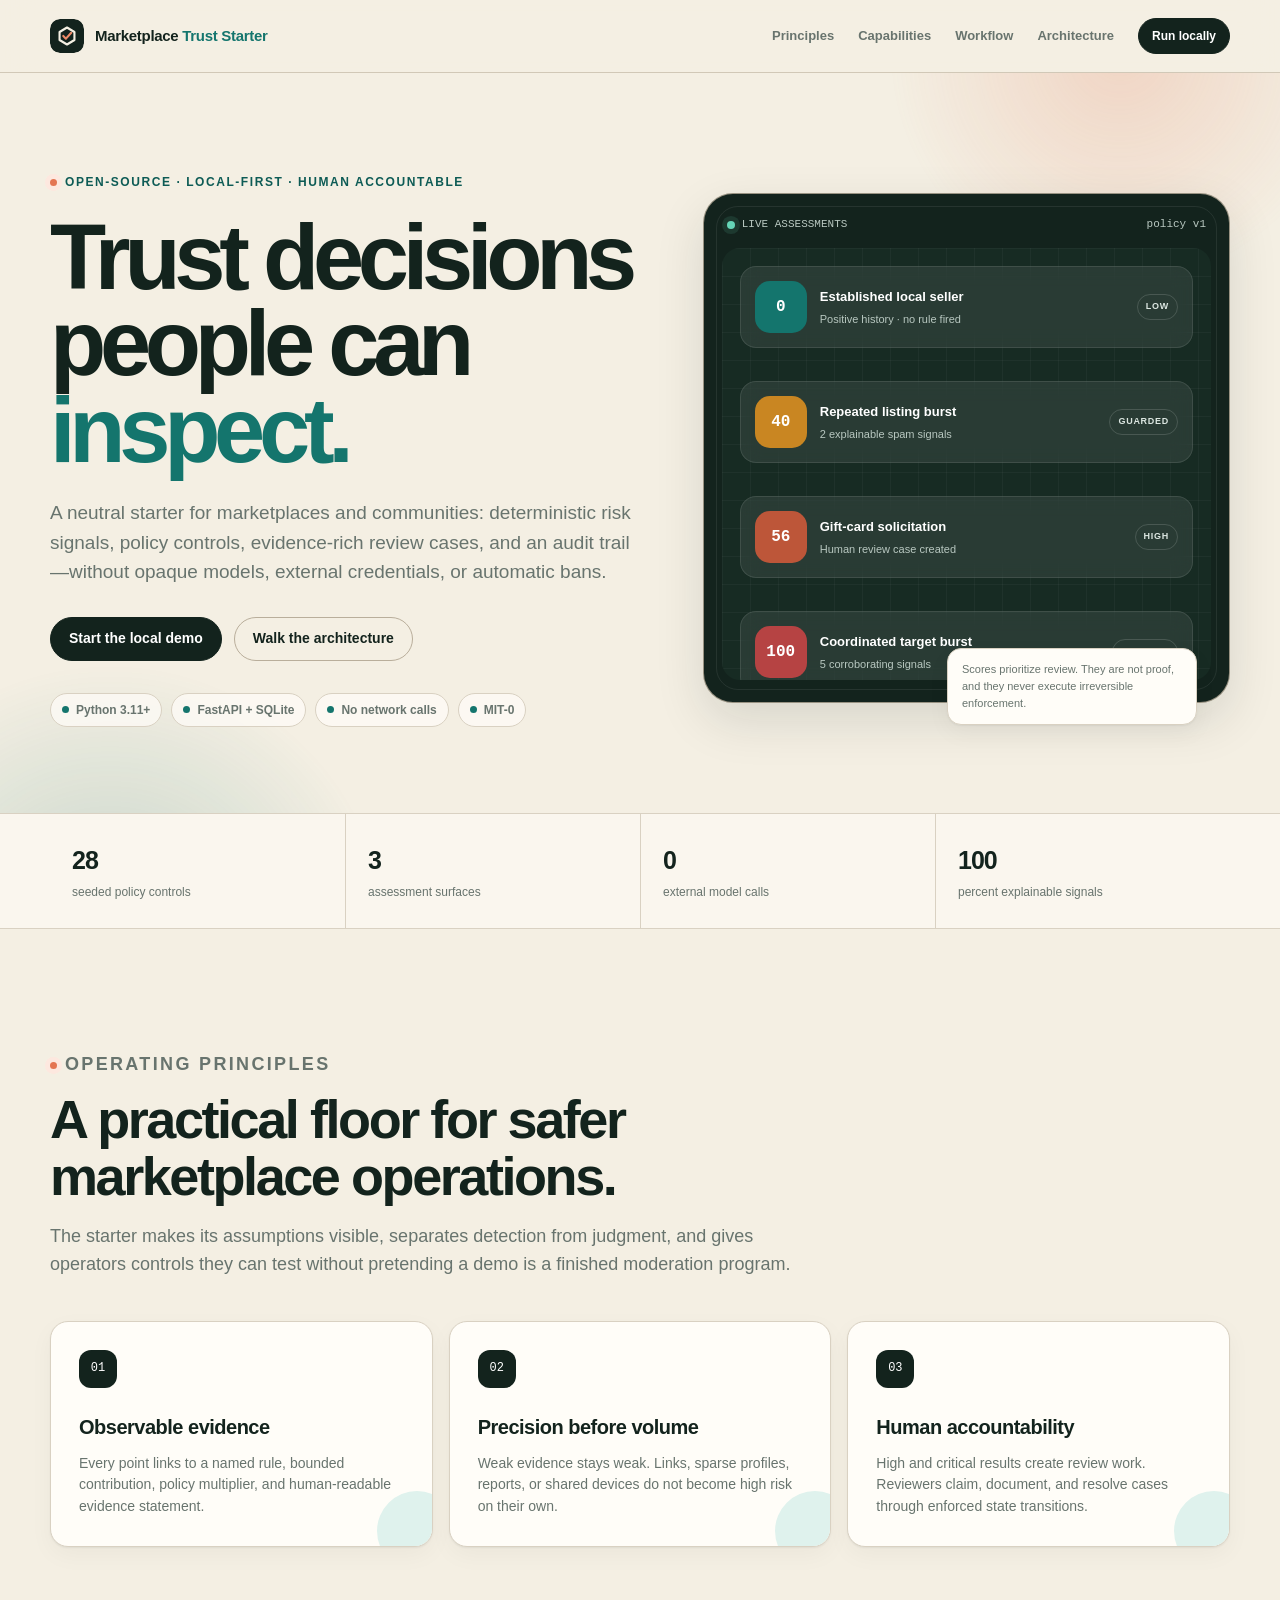
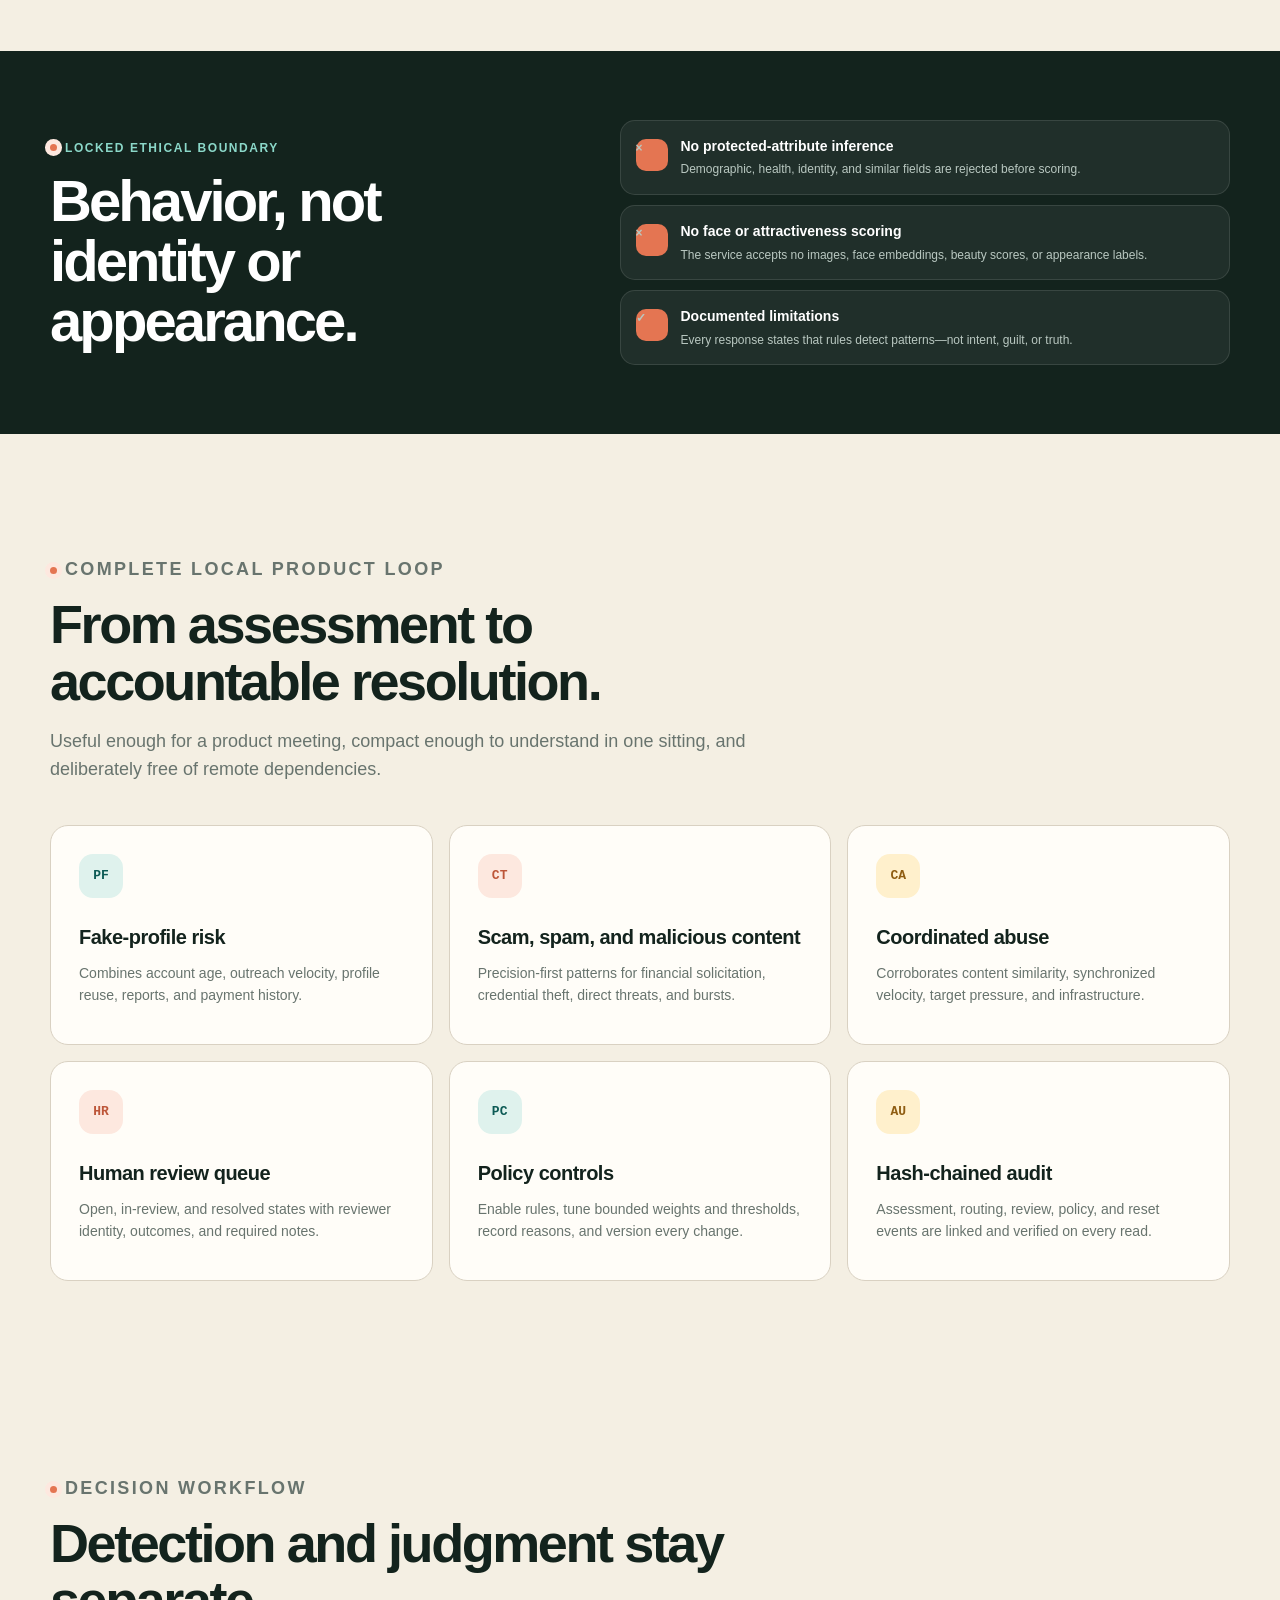
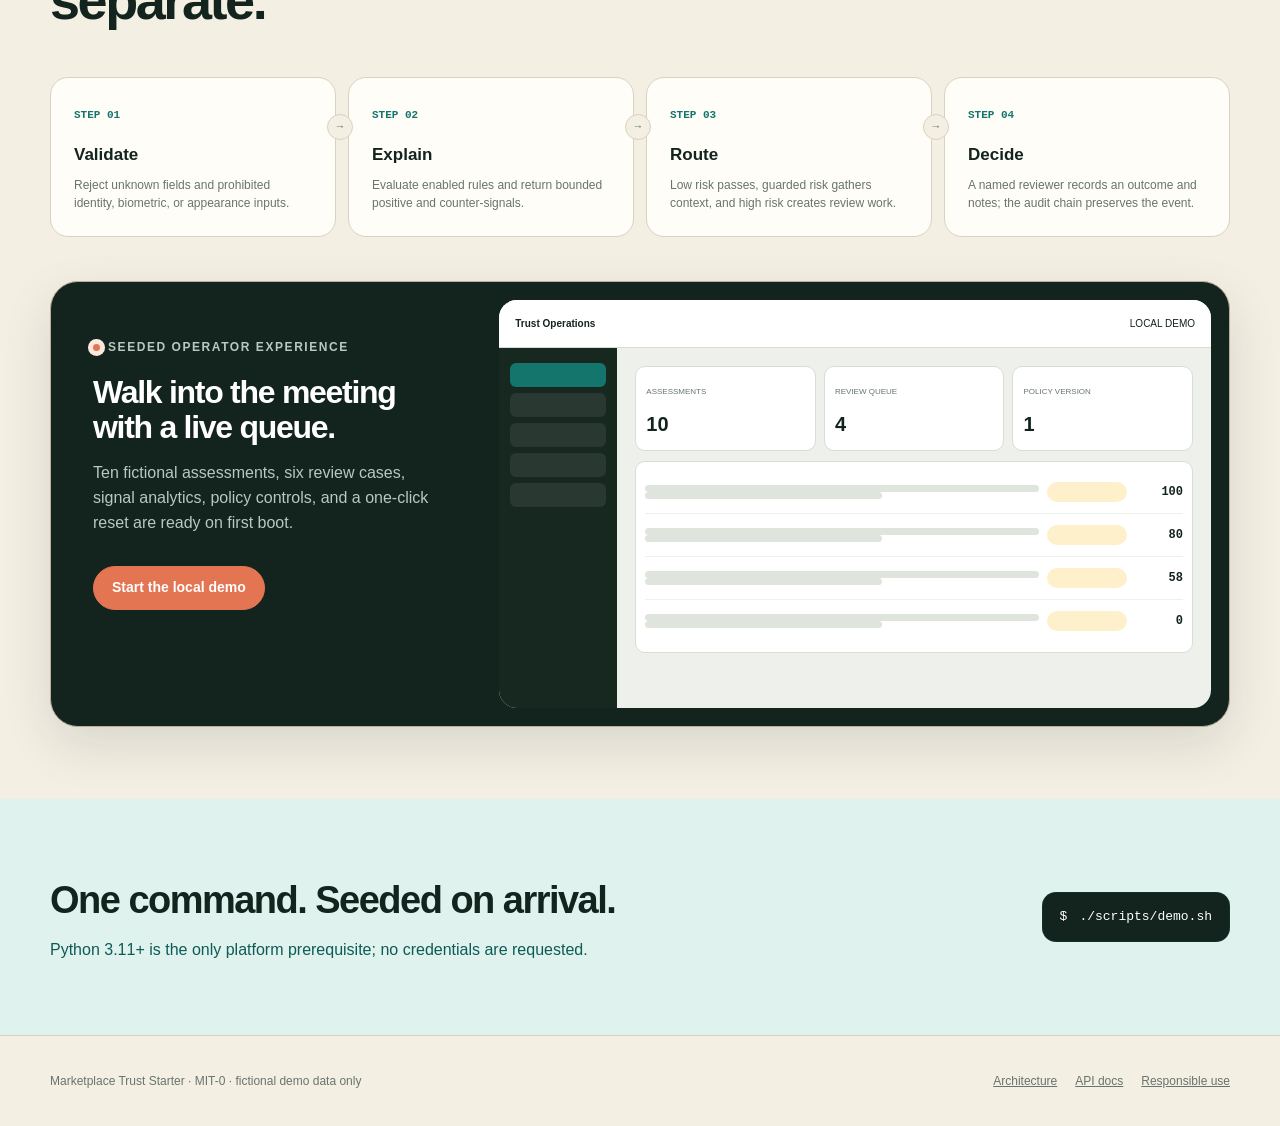
<file: site/index.html>
<!doctype html>
<html lang="en">
  <head>
    <meta charset="utf-8">
    <meta name="viewport" content="width=device-width, initial-scale=1">
    <meta name="mts-runtime" content="static">
    <meta
      name="description"
      content="Marketplace Trust Starter is an open-source, explainable trust-and-safety starter with deterministic signals, human review, policy controls, and a seeded local demo."
    >
    <link rel="canonical" href="https://hk-775.github.io/marketplace-trust-starter/">
    <title>Marketplace Trust Starter — Explainable trust operations</title>
    <link rel="icon" href="assets/mark.svg" type="image/svg+xml">
    <link rel="stylesheet" href="assets/styles.css">
    <script src="assets/landing.js" defer></script>
  </head>
  <body>
    <nav class="site-nav" aria-label="Primary navigation">
      <div class="container nav-inner">
        <a class="brand" href="index.html" aria-label="Marketplace Trust Starter home">
          <img src="assets/mark.svg" alt="">
          <span>Marketplace <span>Trust Starter</span></span>
        </a>
        <div class="nav-links" id="navLinks">
          <a href="#principles">Principles</a>
          <a href="#capabilities">Capabilities</a>
          <a href="#workflow">Workflow</a>
          <a href="architecture.html">Architecture</a>
          <a
            class="button primary small local-only-link"
            href="dashboard.html"
            data-static-href="#quickstart"
            data-static-label="Run locally"
          >Open dashboard</a>
        </div>
        <button
          class="mobile-menu-button"
          id="mobileMenu"
          type="button"
          aria-expanded="false"
          aria-controls="navLinks"
          aria-label="Toggle navigation"
        >☰</button>
      </div>
    </nav>

    <main>
      <section class="hero">
        <div class="container hero-grid">
          <div>
            <p class="eyebrow">Open-source · local-first · human accountable</p>
            <h1>Trust decisions people can <span class="accent-word">inspect.</span></h1>
            <p class="hero-copy">
              A neutral starter for marketplaces and communities: deterministic risk signals,
              policy controls, evidence-rich review cases, and an audit trail—without opaque
              models, external credentials, or automatic bans.
            </p>
            <div class="hero-actions">
              <a
                class="button primary local-only-link"
                href="dashboard.html"
                data-static-href="#quickstart"
                data-static-label="Start the local demo"
              >Explore the seeded dashboard <span aria-hidden="true">→</span></a>
              <a class="button ghost" href="architecture.html">Walk the architecture</a>
            </div>
            <div class="proof-row" aria-label="Product properties">
              <span class="proof-pill">Python 3.11+</span>
              <span class="proof-pill">FastAPI + SQLite</span>
              <span class="proof-pill">No network calls</span>
              <span class="proof-pill">MIT-0</span>
            </div>
          </div>

          <div class="hero-console" aria-label="Animated example assessment feed">
            <div class="console-bar">
              <span class="live-dot">LIVE ASSESSMENTS</span>
              <span>policy v1</span>
            </div>
            <div class="console-stage" id="liveFeed" aria-live="polite"></div>
            <p class="console-caption">
              Scores prioritize review. They are not proof, and they never execute irreversible
              enforcement.
            </p>
          </div>
        </div>
      </section>

      <section class="stat-strip" aria-label="Starter characteristics">
        <div class="container stat-strip-inner">
          <div class="stat-item">
            <strong data-counter="28">28</strong>
            <span>seeded policy controls</span>
          </div>
          <div class="stat-item">
            <strong data-counter="3">3</strong>
            <span>assessment surfaces</span>
          </div>
          <div class="stat-item">
            <strong data-counter="0">0</strong>
            <span>external model calls</span>
          </div>
          <div class="stat-item">
            <strong data-counter="100">100</strong>
            <span>percent explainable signals</span>
          </div>
        </div>
      </section>

      <section class="page-section" id="principles">
        <div class="container">
          <div class="section-heading reveal">
            <p class="eyebrow">Operating principles</p>
            <h2>A practical floor for safer marketplace operations.</h2>
            <p>
              The starter makes its assumptions visible, separates detection from judgment, and
              gives operators controls they can test without pretending a demo is a finished
              moderation program.
            </p>
          </div>
          <div class="principle-grid">
            <article class="principle-card reveal">
              <span class="card-number">01</span>
              <h3>Observable evidence</h3>
              <p>
                Every point links to a named rule, bounded contribution, policy multiplier, and
                human-readable evidence statement.
              </p>
            </article>
            <article class="principle-card reveal">
              <span class="card-number">02</span>
              <h3>Precision before volume</h3>
              <p>
                Weak evidence stays weak. Links, sparse profiles, reports, or shared devices do
                not become high risk on their own.
              </p>
            </article>
            <article class="principle-card reveal">
              <span class="card-number">03</span>
              <h3>Human accountability</h3>
              <p>
                High and critical results create review work. Reviewers claim, document, and
                resolve cases through enforced state transitions.
              </p>
            </article>
          </div>
        </div>
      </section>

      <section class="ethics-band" aria-labelledby="ethics-title">
        <div class="container ethics-grid">
          <div class="reveal">
            <p class="eyebrow">Locked ethical boundary</p>
            <h2 id="ethics-title">Behavior, not identity or appearance.</h2>
          </div>
          <div class="boundary-list">
            <div class="boundary-item reveal">
              <span class="boundary-icon" aria-hidden="true">×</span>
              <div>
                <strong>No protected-attribute inference</strong>
                <span>Demographic, health, identity, and similar fields are rejected before scoring.</span>
              </div>
            </div>
            <div class="boundary-item reveal">
              <span class="boundary-icon" aria-hidden="true">×</span>
              <div>
                <strong>No face or attractiveness scoring</strong>
                <span>The service accepts no images, face embeddings, beauty scores, or appearance labels.</span>
              </div>
            </div>
            <div class="boundary-item reveal">
              <span class="boundary-icon" aria-hidden="true">✓</span>
              <div>
                <strong>Documented limitations</strong>
                <span>Every response states that rules detect patterns—not intent, guilt, or truth.</span>
              </div>
            </div>
          </div>
        </div>
      </section>

      <section class="page-section" id="capabilities">
        <div class="container">
          <div class="section-heading reveal">
            <p class="eyebrow">Complete local product loop</p>
            <h2>From assessment to accountable resolution.</h2>
            <p>
              Useful enough for a product meeting, compact enough to understand in one sitting,
              and deliberately free of remote dependencies.
            </p>
          </div>
          <div class="capability-grid">
            <article class="capability-card reveal">
              <span class="capability-icon">PF</span>
              <h3>Fake-profile risk</h3>
              <p>Combines account age, outreach velocity, profile reuse, reports, and payment history.</p>
            </article>
            <article class="capability-card reveal">
              <span class="capability-icon">CT</span>
              <h3>Scam, spam, and malicious content</h3>
              <p>Precision-first patterns for financial solicitation, credential theft, direct threats, and bursts.</p>
            </article>
            <article class="capability-card reveal">
              <span class="capability-icon">CA</span>
              <h3>Coordinated abuse</h3>
              <p>Corroborates content similarity, synchronized velocity, target pressure, and infrastructure.</p>
            </article>
            <article class="capability-card reveal">
              <span class="capability-icon">HR</span>
              <h3>Human review queue</h3>
              <p>Open, in-review, and resolved states with reviewer identity, outcomes, and required notes.</p>
            </article>
            <article class="capability-card reveal">
              <span class="capability-icon">PC</span>
              <h3>Policy controls</h3>
              <p>Enable rules, tune bounded weights and thresholds, record reasons, and version every change.</p>
            </article>
            <article class="capability-card reveal">
              <span class="capability-icon">AU</span>
              <h3>Hash-chained audit</h3>
              <p>Assessment, routing, review, policy, and reset events are linked and verified on every read.</p>
            </article>
          </div>
        </div>
      </section>

      <section class="page-section compact" id="workflow">
        <div class="container">
          <div class="section-heading reveal">
            <p class="eyebrow">Decision workflow</p>
            <h2>Detection and judgment stay separate.</h2>
          </div>
          <div class="workflow">
            <article class="workflow-step reveal">
              <span>STEP 01</span>
              <h3>Validate</h3>
              <p>Reject unknown fields and prohibited identity, biometric, or appearance inputs.</p>
            </article>
            <article class="workflow-step reveal">
              <span>STEP 02</span>
              <h3>Explain</h3>
              <p>Evaluate enabled rules and return bounded positive and counter-signals.</p>
            </article>
            <article class="workflow-step reveal">
              <span>STEP 03</span>
              <h3>Route</h3>
              <p>Low risk passes, guarded risk gathers context, and high risk creates review work.</p>
            </article>
            <article class="workflow-step reveal">
              <span>STEP 04</span>
              <h3>Decide</h3>
              <p>A named reviewer records an outcome and notes; the audit chain preserves the event.</p>
            </article>
          </div>

          <div class="demo-shell reveal">
            <div class="demo-copy">
              <p class="eyebrow">Seeded operator experience</p>
              <h3>Walk into the meeting with a live queue.</h3>
              <p>
                Ten fictional assessments, six review cases, signal analytics, policy controls,
                and a one-click reset are ready on first boot.
              </p>
              <a
                class="button accent local-only-link"
                href="dashboard.html"
                data-static-href="#quickstart"
                data-static-label="Start the local demo"
              >Open the operator dashboard</a>
            </div>
            <div class="dashboard-preview" aria-label="Illustration of the operator dashboard">
              <div class="preview-topbar">
                <strong>Trust Operations</strong>
                <span>LOCAL DEMO</span>
              </div>
              <div class="preview-layout">
                <div class="preview-sidebar">
                  <div class="preview-nav-line active"></div>
                  <div class="preview-nav-line"></div>
                  <div class="preview-nav-line"></div>
                  <div class="preview-nav-line"></div>
                  <div class="preview-nav-line"></div>
                </div>
                <div class="preview-content">
                  <div class="preview-kpis">
                    <div class="preview-card"><small>ASSESSMENTS</small><strong>10</strong></div>
                    <div class="preview-card"><small>REVIEW QUEUE</small><strong>4</strong></div>
                    <div class="preview-card"><small>POLICY VERSION</small><strong>1</strong></div>
                  </div>
                  <div class="preview-table">
                    <div class="preview-row">
                      <div><div class="preview-line"></div><div class="preview-line short"></div></div>
                      <div class="preview-badge"></div><span class="preview-score">100</span>
                    </div>
                    <div class="preview-row">
                      <div><div class="preview-line"></div><div class="preview-line short"></div></div>
                      <div class="preview-badge"></div><span class="preview-score">80</span>
                    </div>
                    <div class="preview-row">
                      <div><div class="preview-line"></div><div class="preview-line short"></div></div>
                      <div class="preview-badge"></div><span class="preview-score">58</span>
                    </div>
                    <div class="preview-row">
                      <div><div class="preview-line"></div><div class="preview-line short"></div></div>
                      <div class="preview-badge"></div><span class="preview-score">0</span>
                    </div>
                  </div>
                </div>
              </div>
            </div>
          </div>
        </div>
      </section>

      <section class="quickstart-band" id="quickstart">
        <div class="container quickstart-grid">
          <div>
            <h2>One command. Seeded on arrival.</h2>
            <p>Python 3.11+ is the only platform prerequisite; no credentials are requested.</p>
          </div>
          <div class="command-block" aria-label="Demo start command">
            <span>$</span>
            <code>./scripts/demo.sh</code>
          </div>
        </div>
      </section>
    </main>

    <footer class="site-footer">
      <div class="container footer-inner">
        <span>Marketplace Trust Starter · MIT-0 · fictional demo data only</span>
        <div class="footer-links">
          <a href="architecture.html">Architecture</a>
          <a class="local-only-link" href="api/docs" data-static-href="#quickstart" data-static-label="API docs">API docs</a>
          <a href="#ethics-title">Responsible use</a>
        </div>
      </div>
    </footer>
  </body>
</html>
</file>
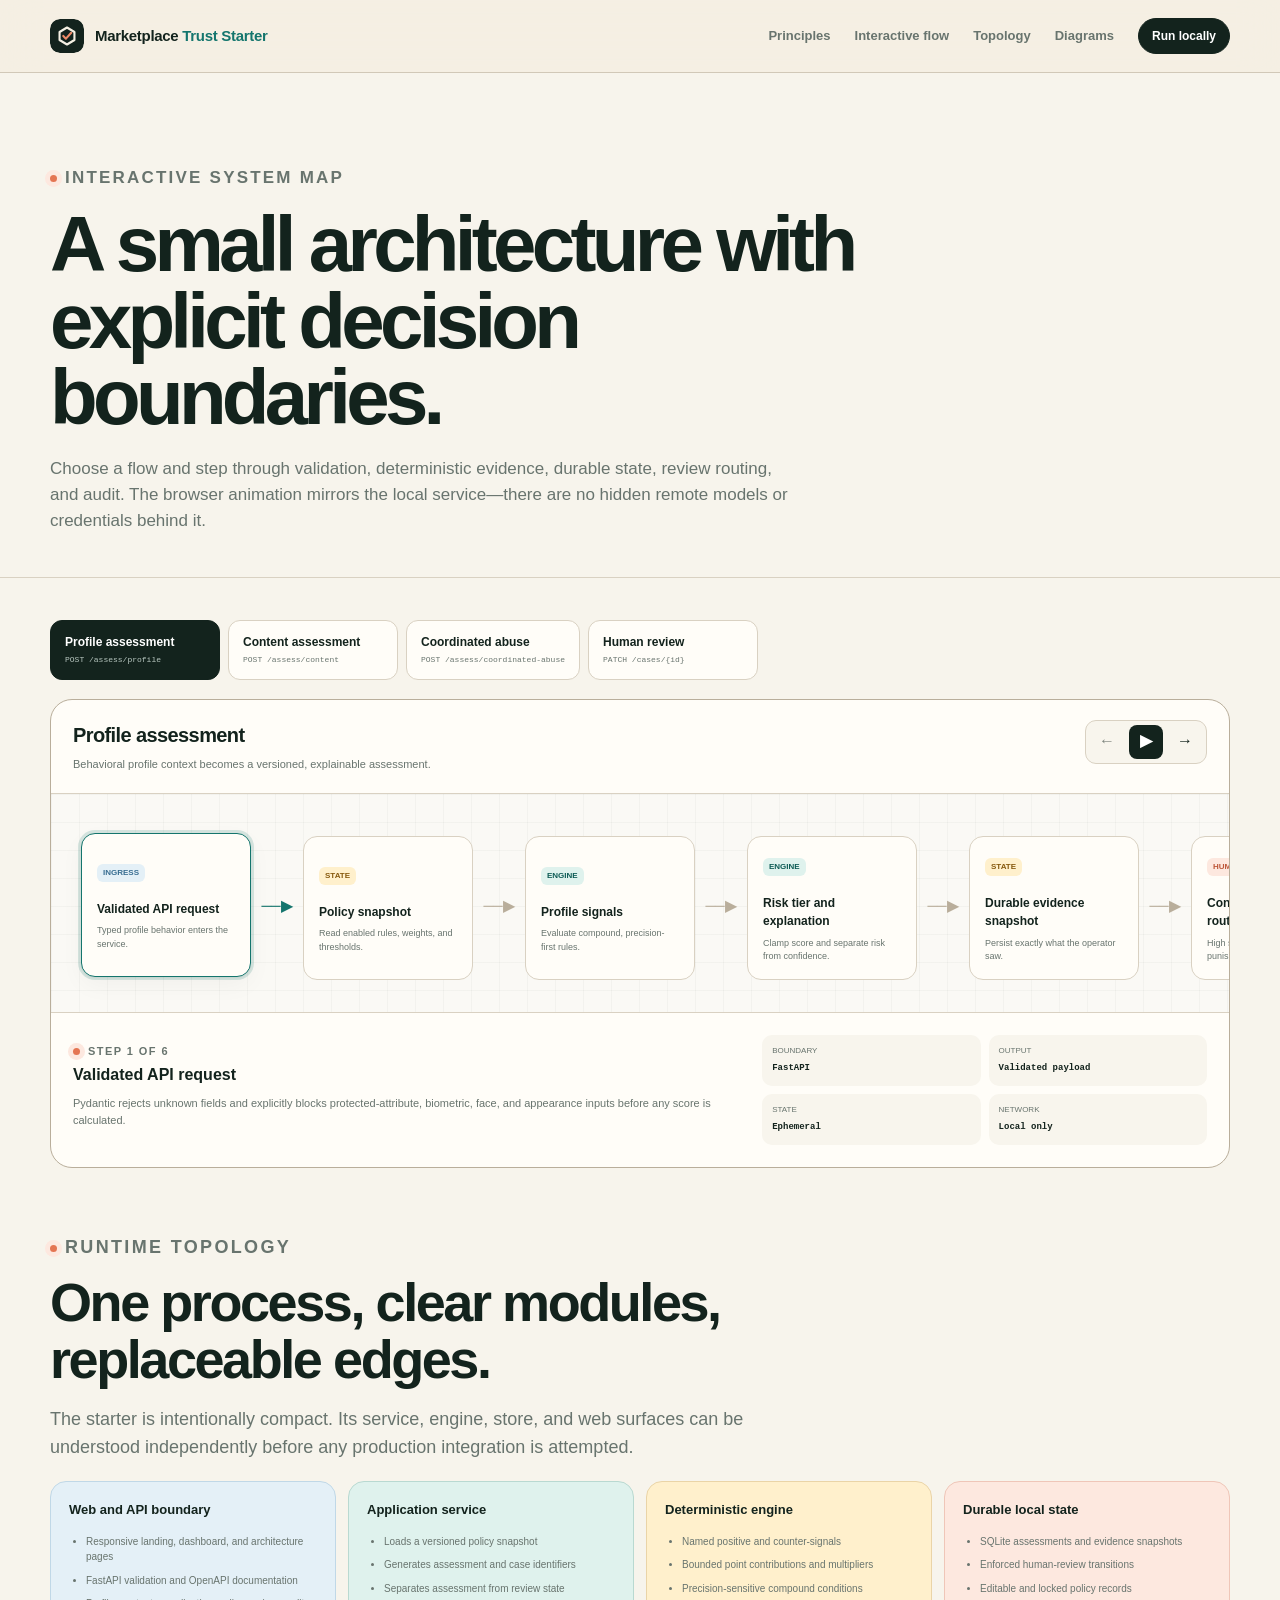
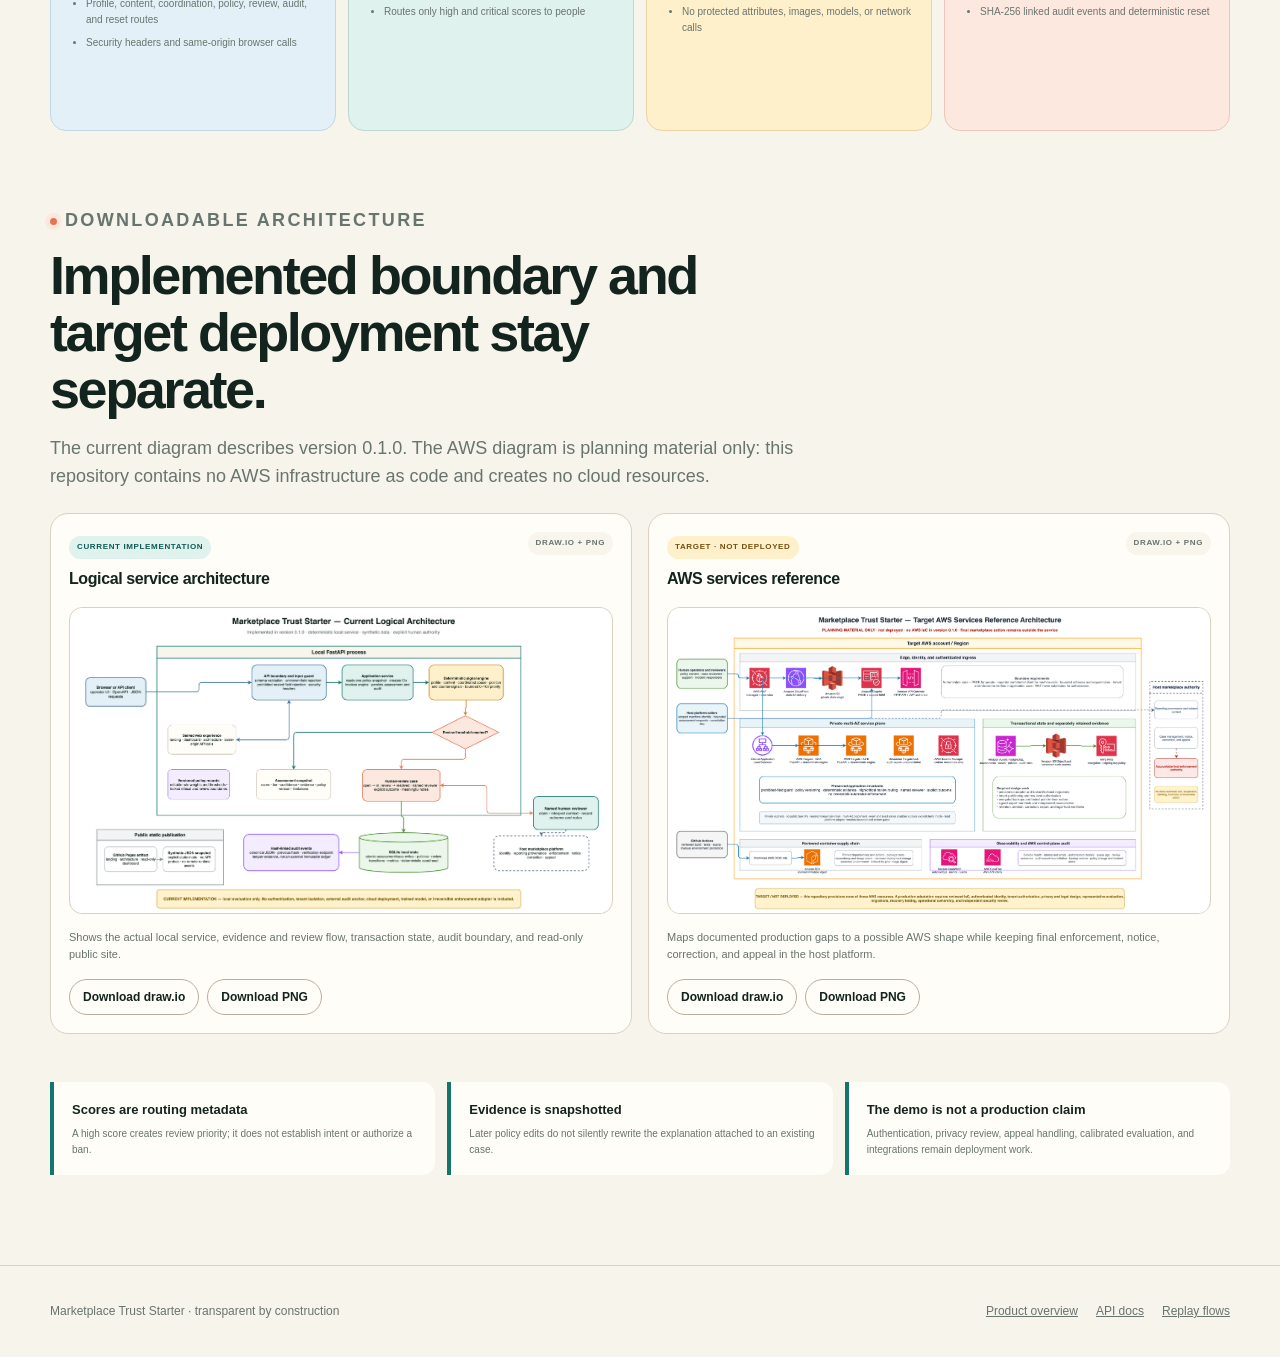
<file: site/architecture.html>
<!doctype html>
<html lang="en">
  <head>
    <meta charset="utf-8">
    <meta name="viewport" content="width=device-width, initial-scale=1">
    <meta name="mts-runtime" content="static">
    <meta
      name="description"
      content="Interactive Marketplace Trust Starter architecture: deterministic assessment flows, SQLite state, policy controls, human review, and audit."
    >
    <link rel="canonical" href="https://hk-775.github.io/marketplace-trust-starter/architecture.html">
    <title>Interactive Architecture — Marketplace Trust Starter</title>
    <link rel="icon" href="assets/mark.svg" type="image/svg+xml">
    <link rel="stylesheet" href="assets/styles.css">
    <script src="assets/architecture.js" defer></script>
  </head>
  <body class="architecture-body">
    <nav class="site-nav" aria-label="Primary navigation">
      <div class="container nav-inner">
        <a class="brand" href="index.html">
          <img src="assets/mark.svg" alt="">
          <span>Marketplace <span>Trust Starter</span></span>
        </a>
        <div class="nav-links" id="navLinks">
          <a href="index.html#principles">Principles</a>
          <a href="#interactive-flow" aria-current="page">Interactive flow</a>
          <a href="#topology">Topology</a>
          <a href="#artifacts">Diagrams</a>
          <a
            class="button primary small local-only-link"
            href="dashboard.html"
            data-static-href="index.html#quickstart"
            data-static-label="Run locally"
          >Open dashboard</a>
        </div>
        <button
          class="mobile-menu-button"
          id="mobileMenu"
          type="button"
          aria-expanded="false"
          aria-controls="navLinks"
          aria-label="Toggle navigation"
        >☰</button>
      </div>
    </nav>

    <header class="architecture-hero">
      <div class="container">
        <p class="eyebrow">Interactive system map</p>
        <h1>A small architecture with explicit decision boundaries.</h1>
        <p>
          Choose a flow and step through validation, deterministic evidence, durable state,
          review routing, and audit. The browser animation mirrors the local service—there are
          no hidden remote models or credentials behind it.
        </p>
      </div>
    </header>

    <main class="architecture-main" id="interactive-flow">
      <div class="container">
        <div class="architecture-switcher" id="architectureTabs" role="tablist"></div>

        <section class="architecture-workbench" aria-labelledby="flowTitle">
          <div class="workbench-head">
            <div>
              <h2 id="flowTitle">Profile assessment</h2>
              <p id="flowSummary">Validated behavior enters the deterministic signal engine.</p>
            </div>
            <div class="play-controls" aria-label="Architecture animation controls">
              <button id="flowPrevious" type="button" aria-label="Previous step">←</button>
              <button class="primary" id="flowPlay" type="button" aria-label="Play scenario">▶</button>
              <button id="flowNext" type="button" aria-label="Next step">→</button>
            </div>
          </div>
          <div class="flow-canvas">
            <div class="flow-track" id="flowTrack"></div>
          </div>
          <div class="step-detail">
            <div>
              <p class="eyebrow" id="stepLabel">Step 1</p>
              <h3 id="stepTitle">Validated API request</h3>
              <p id="stepDescription"></p>
            </div>
            <div class="detail-meta">
              <div class="detail-meta-item">
                <span>Boundary</span>
                <strong id="stepBoundary">API</strong>
              </div>
              <div class="detail-meta-item">
                <span>Output</span>
                <strong id="stepOutput">Validated payload</strong>
              </div>
              <div class="detail-meta-item">
                <span>State</span>
                <strong id="stepState">Ephemeral</strong>
              </div>
              <div class="detail-meta-item">
                <span>Network</span>
                <strong>Local only</strong>
              </div>
            </div>
          </div>
        </section>

        <section class="topology-section" id="topology">
          <div class="section-heading">
            <p class="eyebrow">Runtime topology</p>
            <h2>One process, clear modules, replaceable edges.</h2>
            <p>
              The starter is intentionally compact. Its service, engine, store, and web surfaces
              can be understood independently before any production integration is attempted.
            </p>
          </div>
          <div class="topology-grid">
            <article class="topology-column">
              <h3>Web and API boundary</h3>
              <ul>
                <li>Responsive landing, dashboard, and architecture pages</li>
                <li>FastAPI validation and OpenAPI documentation</li>
                <li>Profile, content, coordination, policy, review, audit, and reset routes</li>
                <li>Security headers and same-origin browser calls</li>
              </ul>
            </article>
            <article class="topology-column">
              <h3>Application service</h3>
              <ul>
                <li>Loads a versioned policy snapshot</li>
                <li>Generates assessment and case identifiers</li>
                <li>Separates assessment from review state</li>
                <li>Routes only high and critical scores to people</li>
              </ul>
            </article>
            <article class="topology-column">
              <h3>Deterministic engine</h3>
              <ul>
                <li>Named positive and counter-signals</li>
                <li>Bounded point contributions and multipliers</li>
                <li>Precision-sensitive compound conditions</li>
                <li>No protected attributes, images, models, or network calls</li>
              </ul>
            </article>
            <article class="topology-column">
              <h3>Durable local state</h3>
              <ul>
                <li>SQLite assessments and evidence snapshots</li>
                <li>Enforced human-review transitions</li>
                <li>Editable and locked policy records</li>
                <li>SHA-256 linked audit events and deterministic reset</li>
              </ul>
            </article>
          </div>
        </section>

        <section class="architecture-artifacts" id="artifacts" aria-labelledby="artifacts-heading">
          <div class="section-heading">
            <p class="eyebrow">Downloadable architecture</p>
            <h2 id="artifacts-heading">Implemented boundary and target deployment stay separate.</h2>
            <p>
              The current diagram describes version 0.1.0. The AWS diagram is
              planning material only: this repository contains no AWS
              infrastructure as code and creates no cloud resources.
            </p>
          </div>
          <div class="artifact-grid">
            <article class="artifact-card">
              <div class="artifact-card-head">
                <div>
                  <span class="artifact-status current">Current implementation</span>
                  <h3>Logical service architecture</h3>
                </div>
                <span class="artifact-format">draw.io + PNG</span>
              </div>
              <a
                class="artifact-preview"
                href="assets/architecture.png"
                aria-label="Open the current logical architecture PNG"
              >
                <img
                  class="architecture-artifact"
                  src="assets/architecture.png"
                  alt="Current Marketplace Trust Starter logical architecture showing the local FastAPI service, deterministic engine, SQLite state, human review, audit, and separate static publication."
                >
              </a>
              <p>
                Shows the actual local service, evidence and review flow,
                transaction state, audit boundary, and read-only public site.
              </p>
              <div class="artifact-actions">
                <a class="button small" href="assets/architecture.drawio" download>Download draw.io</a>
                <a class="button small ghost" href="assets/architecture.png" download>Download PNG</a>
              </div>
            </article>
            <article class="artifact-card">
              <div class="artifact-card-head">
                <div>
                  <span class="artifact-status target">Target · not deployed</span>
                  <h3>AWS services reference</h3>
                </div>
                <span class="artifact-format">draw.io + PNG</span>
              </div>
              <a
                class="artifact-preview"
                href="assets/aws-services-reference.png"
                aria-label="Open the target AWS services reference PNG"
              >
                <img
                  class="architecture-artifact"
                  src="assets/aws-services-reference.png"
                  alt="Target AWS services reference architecture showing CloudFront, WAF, S3, Cognito, API Gateway, an internal load balancer, Fargate, Aurora PostgreSQL, S3 Object Lock, KMS, Secrets Manager, ECR, CloudWatch, CloudTrail, and host-platform human authority."
                >
              </a>
              <p>
                Maps documented production gaps to a possible AWS shape while
                keeping final enforcement, notice, correction, and appeal in
                the host platform.
              </p>
              <div class="artifact-actions">
                <a class="button small" href="assets/aws-services-reference.drawio" download>Download draw.io</a>
                <a class="button small ghost" href="assets/aws-services-reference.png" download>Download PNG</a>
              </div>
            </article>
          </div>
        </section>

        <section class="architecture-truths" aria-label="Architecture truths">
          <article class="truth-card">
            <h3>Scores are routing metadata</h3>
            <p>A high score creates review priority; it does not establish intent or authorize a ban.</p>
          </article>
          <article class="truth-card">
            <h3>Evidence is snapshotted</h3>
            <p>Later policy edits do not silently rewrite the explanation attached to an existing case.</p>
          </article>
          <article class="truth-card">
            <h3>The demo is not a production claim</h3>
            <p>Authentication, privacy review, appeal handling, calibrated evaluation, and integrations remain deployment work.</p>
          </article>
        </section>
      </div>
    </main>

    <footer class="site-footer">
      <div class="container footer-inner">
        <span>Marketplace Trust Starter · transparent by construction</span>
        <div class="footer-links">
          <a href="index.html">Product overview</a>
          <a class="local-only-link" href="api/docs" data-static-href="index.html#quickstart" data-static-label="API docs">API docs</a>
          <a href="#interactive-flow">Replay flows</a>
        </div>
      </div>
    </footer>
  </body>
</html>
</file>
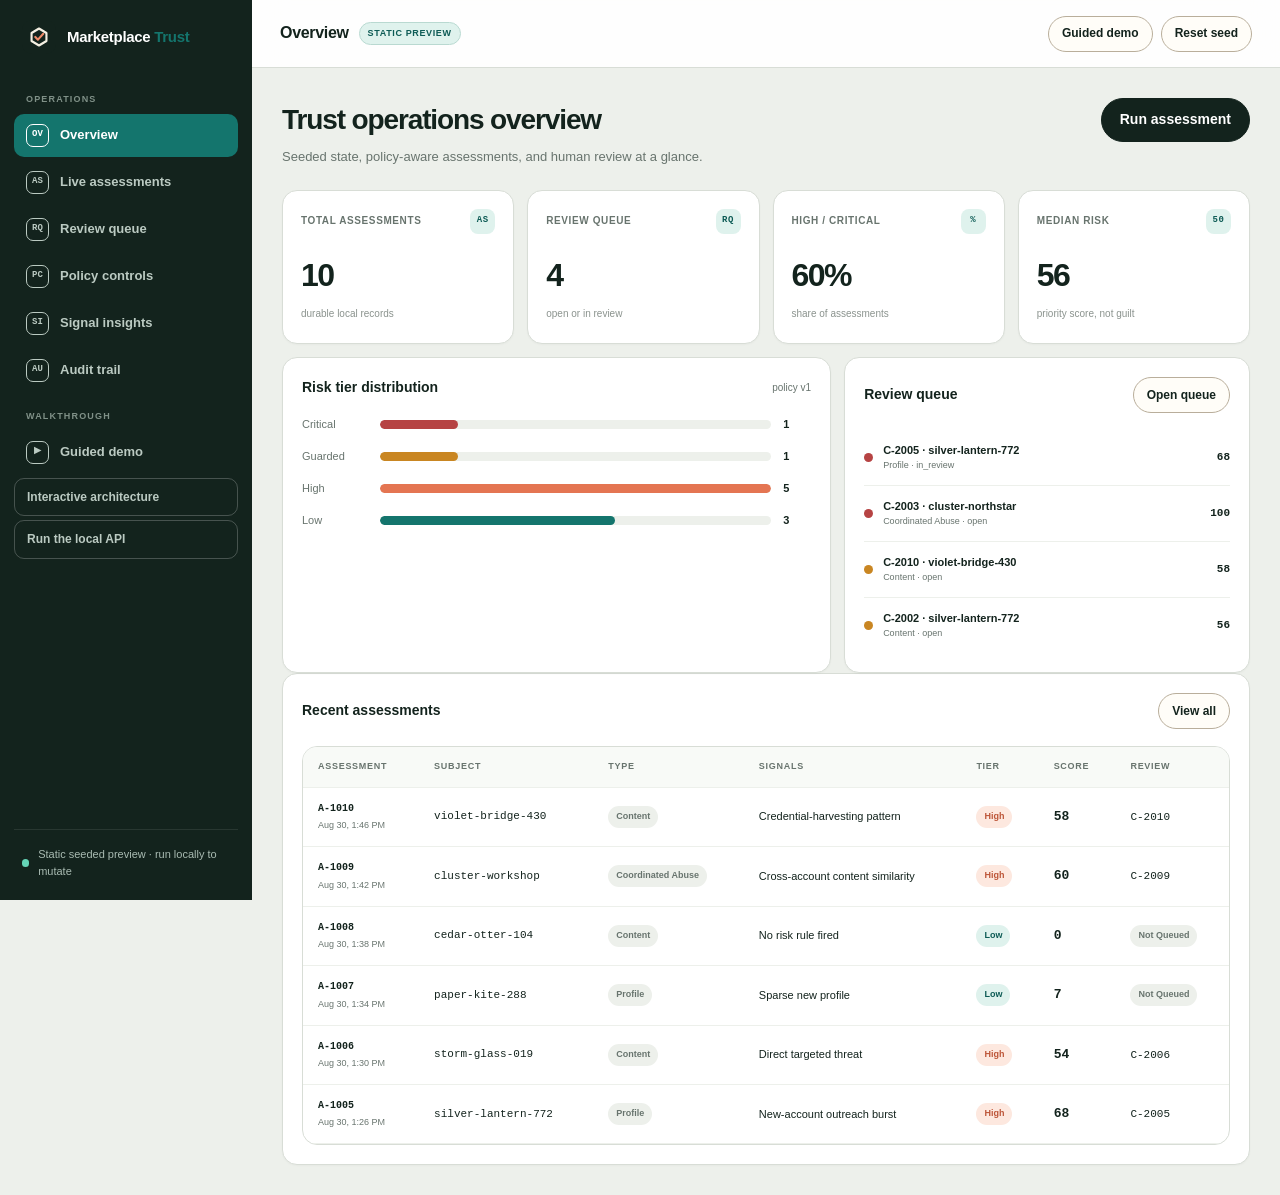
<file: site/dashboard.html>
<!doctype html>
<html lang="en">
  <head>
    <meta charset="utf-8">
    <meta name="viewport" content="width=device-width, initial-scale=1">
    <meta name="mts-runtime" content="static">
    <meta
      name="description"
      content="Seeded Marketplace Trust Starter operator dashboard for assessments, review cases, policies, signal insights, and audit."
    >
    <link rel="canonical" href="https://hk-775.github.io/marketplace-trust-starter/dashboard.html">
    <title>Trust Operations — Marketplace Trust Starter</title>
    <link rel="icon" href="assets/mark.svg" type="image/svg+xml">
    <link rel="stylesheet" href="assets/styles.css">
    <script src="assets/dashboard.js" defer></script>
  </head>
  <body class="dashboard-body">
    <div class="dashboard-layout">
      <aside class="dashboard-sidebar" id="dashboardSidebar">
        <a class="brand" href="index.html">
          <img src="assets/mark.svg" alt="">
          <span>Marketplace <span>Trust</span></span>
        </a>

        <p class="sidebar-label">Operations</p>
        <nav class="sidebar-nav" aria-label="Dashboard sections">
          <button class="active" type="button" data-view="overview">
            <span class="nav-symbol">OV</span> Overview
          </button>
          <button type="button" data-view="assessments">
            <span class="nav-symbol">AS</span> Live assessments
          </button>
          <button type="button" data-view="cases">
            <span class="nav-symbol">RQ</span> Review queue
          </button>
          <button type="button" data-view="policies">
            <span class="nav-symbol">PC</span> Policy controls
          </button>
          <button type="button" data-view="insights">
            <span class="nav-symbol">SI</span> Signal insights
          </button>
          <button type="button" data-view="audit">
            <span class="nav-symbol">AU</span> Audit trail
          </button>
        </nav>

        <p class="sidebar-label">Walkthrough</p>
        <nav class="sidebar-nav" aria-label="Demo and documentation">
          <button type="button" data-view="demo">
            <span class="nav-symbol">▶</span> Guided demo
          </button>
          <a class="button small ghost" href="architecture.html">Interactive architecture</a>
          <a class="button small ghost" href="api/docs">API reference</a>
        </nav>

        <div class="sidebar-footer">
          <span class="local-mode">Seeded local mode · no credentials</span>
        </div>
      </aside>

      <main class="dashboard-main">
        <header class="dashboard-topbar">
          <div class="dashboard-title">
            <button
              class="mobile-sidebar-toggle"
              id="sidebarToggle"
              type="button"
              aria-label="Toggle sidebar"
              aria-controls="dashboardSidebar"
              aria-expanded="false"
            >☰</button>
            <h1 id="topbarTitle">Overview</h1>
            <span class="environment-pill">Local demo</span>
          </div>
          <div class="topbar-actions">
            <button class="button small" type="button" data-view-jump="demo">Guided demo</button>
            <button class="button small always-show" id="resetButton" type="button">Reset seed</button>
          </div>
        </header>

        <div class="dashboard-content">
          <section class="dashboard-view active" data-view-panel="overview">
            <div class="view-header">
              <div>
                <h2>Trust operations overview</h2>
                <p>Seeded state, policy-aware assessments, and human review at a glance.</p>
              </div>
              <button class="button primary" type="button" data-open-assessment>Run assessment</button>
            </div>

            <div class="kpi-grid" aria-label="Key performance indicators">
              <article class="kpi-card">
                <div class="kpi-label"><span>Total assessments</span><span class="kpi-spark">AS</span></div>
                <strong id="kpiAssessments">—</strong>
                <small>durable local records</small>
              </article>
              <article class="kpi-card">
                <div class="kpi-label"><span>Review queue</span><span class="kpi-spark">RQ</span></div>
                <strong id="kpiQueue">—</strong>
                <small>open or in review</small>
              </article>
              <article class="kpi-card">
                <div class="kpi-label"><span>High / critical</span><span class="kpi-spark">%</span></div>
                <strong id="kpiHighRate">—</strong>
                <small>share of assessments</small>
              </article>
              <article class="kpi-card">
                <div class="kpi-label"><span>Median risk</span><span class="kpi-spark">50</span></div>
                <strong id="kpiMedian">—</strong>
                <small>priority score, not guilt</small>
              </article>
            </div>

            <div class="dashboard-grid">
              <article class="panel">
                <div class="panel-header">
                  <h3>Risk tier distribution</h3>
                  <span id="policyVersionLabel">policy v—</span>
                </div>
                <div class="distribution" id="tierDistribution">
                  <div class="loading-state">Loading distribution…</div>
                </div>
              </article>
              <article class="panel">
                <div class="panel-header">
                  <h3>Review queue</h3>
                  <button class="button small" type="button" data-view-jump="cases">Open queue</button>
                </div>
                <div class="case-mini-list" id="queuePreview">
                  <div class="loading-state">Loading cases…</div>
                </div>
              </article>
            </div>

            <article class="panel">
              <div class="panel-header">
                <h3>Recent assessments</h3>
                <button class="button small" type="button" data-view-jump="assessments">View all</button>
              </div>
              <div class="data-table-wrap">
                <table class="data-table">
                  <thead>
                    <tr>
                      <th>Assessment</th>
                      <th>Subject</th>
                      <th>Type</th>
                      <th>Signals</th>
                      <th>Tier</th>
                      <th>Score</th>
                      <th>Review</th>
                    </tr>
                  </thead>
                  <tbody id="overviewAssessmentRows"></tbody>
                </table>
              </div>
            </article>
          </section>

          <section class="dashboard-view" data-view-panel="assessments">
            <div class="view-header">
              <div>
                <h2>Live assessments</h2>
                <p>Structured explanations from the deterministic signal engine.</p>
              </div>
              <button class="button primary" type="button" data-open-assessment>New assessment</button>
            </div>
            <div class="data-table-wrap">
              <table class="data-table">
                <thead>
                  <tr>
                    <th>Assessment</th>
                    <th>Subject</th>
                    <th>Type</th>
                    <th>Top evidence</th>
                    <th>Tier</th>
                    <th>Score</th>
                    <th>Case</th>
                  </tr>
                </thead>
                <tbody id="assessmentRows"></tbody>
              </table>
            </div>
          </section>

          <section class="dashboard-view" data-view-panel="cases">
            <div class="view-header">
              <div>
                <h2>Human review queue</h2>
                <p>Scores create work. Reviewers—not the engine—record the outcome.</p>
              </div>
            </div>
            <div class="filter-row" aria-label="Case status filters">
              <button class="filter-button active" type="button" data-case-filter="active">Active</button>
              <button class="filter-button" type="button" data-case-filter="open">Open</button>
              <button class="filter-button" type="button" data-case-filter="in_review">In review</button>
              <button class="filter-button" type="button" data-case-filter="resolved">Resolved</button>
              <button class="filter-button" type="button" data-case-filter="all">All</button>
            </div>
            <div class="case-grid" id="caseGrid"></div>
          </section>

          <section class="dashboard-view" data-view-panel="policies">
            <div class="view-header">
              <div>
                <h2>Policy and rule controls</h2>
                <p>Changes apply to new assessments, require a reason, and enter the audit chain.</p>
              </div>
              <span class="audit-status" id="policyVersionBadge">Policy version —</span>
            </div>
            <div class="filter-row" id="policyFilters" aria-label="Policy category filters"></div>
            <div class="policy-grid" id="policyGrid"></div>
          </section>

          <section class="dashboard-view" data-view-panel="insights">
            <div class="view-header">
              <div>
                <h2>Model and signal insights</h2>
                <p>This starter ships no opaque model; the panel exposes deterministic rule behavior.</p>
              </div>
            </div>
            <div class="insight-banner">
              <span class="insight-banner-icon">0 ML</span>
              <div>
                <h3>Deterministic by design</h3>
                <p id="engineSummary">Loading engine posture…</p>
              </div>
            </div>
            <div class="insight-layout">
              <article class="panel">
                <div class="panel-header"><h3>Most active risk signals</h3><span>seed + live data</span></div>
                <div class="signal-list" id="signalList"></div>
              </article>
              <article class="panel">
                <div class="panel-header"><h3>Responsible-use safeguards</h3></div>
                <div class="safeguard-list" id="safeguardList"></div>
              </article>
            </div>
          </section>

          <section class="dashboard-view" data-view-panel="audit">
            <div class="view-header">
              <div>
                <h2>Audit trail</h2>
                <p>Hash-linked events for assessments, review state, policy changes, and resets.</p>
              </div>
              <span class="audit-status" id="auditChainStatus">Checking chain…</span>
            </div>
            <article class="panel">
              <div class="audit-timeline" id="auditTimeline"></div>
            </article>
          </section>

          <section class="dashboard-view" data-view-panel="demo">
            <div class="view-header">
              <div>
                <h2>Guided demo</h2>
                <p>Run a scenario, inspect its evidence, then follow any created case into review.</p>
              </div>
            </div>
            <div class="scenario-grid" id="scenarioGrid"></div>
            <div id="scenarioResult" aria-live="polite"></div>
          </section>
        </div>
      </main>
    </div>

    <div class="toast-region" id="toastRegion" aria-live="polite"></div>

    <dialog id="assessmentDialog">
      <form id="assessmentForm">
        <div class="dialog-head">
          <div>
            <h2>Assessment lab</h2>
            <p>Edit a validated request and see exactly which signals fire.</p>
          </div>
          <button class="dialog-close" type="button" data-close-dialog aria-label="Close">×</button>
        </div>
        <div class="dialog-body">
          <div class="form-grid">
            <div class="field full">
              <label for="assessmentType">Assessment type</label>
              <select id="assessmentType" name="assessmentType">
                <option value="profile">Profile risk</option>
                <option value="content">Content risk</option>
                <option value="coordinated-abuse">Coordinated abuse</option>
              </select>
            </div>
            <div class="field full">
              <label for="assessmentPayload">JSON request</label>
              <textarea class="code-editor" id="assessmentPayload" spellcheck="false"></textarea>
              <span class="field-help">
                Unknown and prohibited protected-attribute, biometric, face, or appearance fields are rejected.
              </span>
            </div>
          </div>
        </div>
        <div class="dialog-actions">
          <button class="button" type="button" data-close-dialog>Cancel</button>
          <button class="button primary" type="submit">Run assessment</button>
        </div>
      </form>
    </dialog>

    <dialog id="reviewDialog">
      <form id="reviewForm">
        <div class="dialog-head">
          <div>
            <h2 id="reviewDialogTitle">Review case</h2>
            <p id="reviewDialogSubtitle">Human decision required.</p>
          </div>
          <button class="dialog-close" type="button" data-close-dialog aria-label="Close">×</button>
        </div>
        <div class="dialog-body">
          <input id="reviewCaseId" type="hidden">
          <input id="reviewTargetStatus" type="hidden">
          <div class="form-grid">
            <div class="field full">
              <label for="reviewerName">Reviewer</label>
              <input id="reviewerName" value="Demo Operator" minlength="2" maxlength="80" required>
            </div>
            <div class="field full" id="reviewOutcomeField">
              <label for="reviewOutcome">Outcome</label>
              <select id="reviewOutcome">
                <option value="confirmed_abuse">Confirmed abuse</option>
                <option value="false_positive">False positive</option>
                <option value="insufficient_evidence">Insufficient evidence</option>
                <option value="no_action">No action</option>
              </select>
            </div>
            <div class="field full" id="reviewNotesField">
              <label for="reviewNotes">Resolution notes</label>
              <textarea id="reviewNotes" minlength="8" maxlength="2000"></textarea>
              <span class="field-help">Required for resolution and written to the audit event.</span>
            </div>
          </div>
        </div>
        <div class="dialog-actions">
          <button class="button" type="button" data-close-dialog>Cancel</button>
          <button class="button primary" type="submit" id="reviewSubmit">Start review</button>
        </div>
      </form>
    </dialog>

    <dialog id="policyDialog">
      <form id="policyForm">
        <div class="dialog-head">
          <div>
            <h2 id="policyDialogTitle">Edit policy rule</h2>
            <p>New assessments only; existing evidence snapshots do not change.</p>
          </div>
          <button class="dialog-close" type="button" data-close-dialog aria-label="Close">×</button>
        </div>
        <div class="dialog-body">
          <input id="policyId" type="hidden">
          <div class="form-grid">
            <div class="field">
              <label for="policyEnabled">Rule state</label>
              <select id="policyEnabled">
                <option value="true">Enabled</option>
                <option value="false">Disabled</option>
              </select>
            </div>
            <div class="field">
              <label for="policyWeight">Point multiplier (0–2)</label>
              <input id="policyWeight" type="number" min="0" max="2" step="0.05" required>
            </div>
            <div class="field">
              <label for="policyThreshold">Trigger threshold</label>
              <input id="policyThreshold" type="number" min="0" max="100000" step="0.01" required>
            </div>
            <div class="field">
              <label for="policyActor">Changed by</label>
              <input id="policyActor" value="Demo Operator" minlength="2" maxlength="80" required>
            </div>
            <div class="field full">
              <label for="policyReason">Reason for change</label>
              <textarea id="policyReason" minlength="5" maxlength="500" required></textarea>
            </div>
            <div class="field full">
              <p class="inline-warning">
                Policy tuning can create disparate operational outcomes even without protected attributes.
                Validate changes on representative data before production use.
              </p>
            </div>
          </div>
        </div>
        <div class="dialog-actions">
          <button class="button" type="button" data-close-dialog>Cancel</button>
          <button class="button primary" type="submit">Save policy</button>
        </div>
      </form>
    </dialog>

    <dialog id="resetDialog">
      <form id="resetForm">
        <div class="dialog-head">
          <div>
            <h2>Reset seeded demo</h2>
            <p>This replaces all local assessments, cases, policy edits, and audit events.</p>
          </div>
          <button class="dialog-close" type="button" data-close-dialog aria-label="Close">×</button>
        </div>
        <div class="dialog-body">
          <div class="form-grid">
            <div class="field full">
              <label for="resetActor">Operator</label>
              <input id="resetActor" value="Demo Operator" minlength="2" maxlength="80" required>
            </div>
            <div class="field full">
              <label for="resetConfirmation">Type RESET DEMO to continue</label>
              <input id="resetConfirmation" autocomplete="off" required>
            </div>
          </div>
        </div>
        <div class="dialog-actions">
          <button class="button" type="button" data-close-dialog>Cancel</button>
          <button class="button accent" type="submit">Reset local state</button>
        </div>
      </form>
    </dialog>
  </body>
</html>
</file>
<file: site/assets/styles.css>
:root {
  color-scheme: light;
  --ink: #13231d;
  --ink-2: #20352c;
  --paper: #f4efe3;
  --paper-2: #ebe4d6;
  --surface: #fffdf8;
  --surface-2: #f8f5ed;
  --line: #d9d1c2;
  --line-strong: #b9ae9b;
  --muted: #68746e;
  --muted-2: #8b938e;
  --teal: #14756d;
  --teal-dark: #0d5b55;
  --teal-soft: #dff2ed;
  --coral: #e47552;
  --coral-dark: #bd5639;
  --coral-soft: #fde8df;
  --amber: #c98622;
  --amber-soft: #fff0cc;
  --red: #b64343;
  --red-soft: #fbe5e2;
  --blue: #386d91;
  --blue-soft: #e4f0f7;
  --shadow-sm: 0 1px 2px rgba(19, 35, 29, 0.06), 0 8px 24px rgba(19, 35, 29, 0.04);
  --shadow-md: 0 18px 50px rgba(19, 35, 29, 0.12);
  --radius-sm: 10px;
  --radius: 18px;
  --radius-lg: 28px;
  --container: 1180px;
  --mono: "SFMono-Regular", "Cascadia Code", "Roboto Mono", Consolas, monospace;
  --sans: Inter, ui-sans-serif, -apple-system, BlinkMacSystemFont, "Segoe UI", sans-serif;
}

* {
  box-sizing: border-box;
}

html {
  scroll-behavior: smooth;
}

body {
  margin: 0;
  background: var(--paper);
  color: var(--ink);
  font-family: var(--sans);
  line-height: 1.55;
  -webkit-font-smoothing: antialiased;
}

body::selection {
  background: var(--coral-soft);
}

a,
button,
input,
select,
textarea {
  font: inherit;
}

a {
  color: inherit;
}

button {
  cursor: pointer;
}

button:disabled {
  cursor: not-allowed;
  opacity: 0.52;
}

a:focus-visible,
button:focus-visible,
input:focus-visible,
select:focus-visible,
textarea:focus-visible,
[tabindex]:focus-visible {
  outline: 3px solid rgba(20, 117, 109, 0.35);
  outline-offset: 3px;
}

code,
.mono {
  font-family: var(--mono);
}

.container {
  width: min(var(--container), calc(100% - 40px));
  margin: 0 auto;
}

.eyebrow {
  display: inline-flex;
  align-items: center;
  gap: 8px;
  margin: 0;
  color: var(--teal-dark);
  font-size: 12px;
  font-weight: 800;
  letter-spacing: 0.13em;
  text-transform: uppercase;
}

.eyebrow::before {
  width: 7px;
  height: 7px;
  border-radius: 999px;
  background: var(--coral);
  content: "";
  box-shadow: 0 0 0 5px var(--coral-soft);
}

.section-heading {
  max-width: 760px;
}

.section-heading h2 {
  margin: 12px 0 0;
  font-size: clamp(32px, 5vw, 54px);
  letter-spacing: -0.045em;
  line-height: 1.05;
}

.section-heading p {
  margin: 18px 0 0;
  color: var(--muted);
  font-size: 18px;
}

.button {
  display: inline-flex;
  min-height: 44px;
  align-items: center;
  justify-content: center;
  gap: 9px;
  border: 1px solid var(--line-strong);
  border-radius: 999px;
  background: var(--surface);
  color: var(--ink);
  padding: 10px 18px;
  font-size: 14px;
  font-weight: 750;
  text-decoration: none;
  transition: transform 160ms ease, box-shadow 160ms ease, background 160ms ease;
}

.button:hover {
  transform: translateY(-1px);
  box-shadow: var(--shadow-sm);
}

.button.primary {
  border-color: var(--ink);
  background: var(--ink);
  color: #fff;
}

.button.primary:hover {
  background: var(--ink-2);
}

.button.accent {
  border-color: var(--coral);
  background: var(--coral);
  color: #fff;
}

.button.ghost {
  background: transparent;
}

.button.small {
  min-height: 36px;
  padding: 7px 13px;
  font-size: 12px;
}

.icon {
  width: 18px;
  height: 18px;
  flex: 0 0 auto;
}

.site-nav {
  position: sticky;
  top: 0;
  z-index: 50;
  border-bottom: 1px solid rgba(185, 174, 155, 0.6);
  background: rgba(244, 239, 227, 0.9);
  backdrop-filter: blur(18px);
}

.nav-inner {
  min-height: 72px;
  display: flex;
  align-items: center;
  justify-content: space-between;
  gap: 28px;
}

.brand {
  display: inline-flex;
  align-items: center;
  gap: 11px;
  color: var(--ink);
  font-size: 15px;
  font-weight: 850;
  letter-spacing: -0.02em;
  text-decoration: none;
}

.brand img {
  width: 34px;
  height: 34px;
  border-radius: 10px;
}

.brand span span {
  color: var(--teal);
}

.nav-links {
  display: flex;
  align-items: center;
  gap: 24px;
}

.nav-links a {
  color: var(--muted);
  font-size: 13px;
  font-weight: 700;
  text-decoration: none;
}

.nav-links a:hover {
  color: var(--ink);
}

.mobile-menu-button {
  display: none;
  width: 42px;
  height: 42px;
  align-items: center;
  justify-content: center;
  border: 1px solid var(--line);
  border-radius: 12px;
  background: var(--surface);
}

.hero {
  position: relative;
  overflow: hidden;
  padding: 96px 0 86px;
}

.hero::before,
.hero::after {
  position: absolute;
  z-index: -1;
  border-radius: 999px;
  content: "";
  filter: blur(2px);
}

.hero::before {
  width: 480px;
  height: 480px;
  top: -260px;
  right: -80px;
  background: radial-gradient(circle, rgba(228, 117, 82, 0.21), transparent 68%);
}

.hero::after {
  width: 580px;
  height: 580px;
  bottom: -420px;
  left: -180px;
  background: radial-gradient(circle, rgba(20, 117, 109, 0.22), transparent 68%);
}

.hero-grid {
  display: grid;
  grid-template-columns: minmax(0, 1.05fr) minmax(380px, 0.95fr);
  align-items: center;
  gap: 70px;
}

.hero h1 {
  max-width: 760px;
  margin: 20px 0 0;
  font-size: clamp(54px, 7.8vw, 92px);
  letter-spacing: -0.068em;
  line-height: 0.94;
}

.hero h1 .accent-word {
  position: relative;
  color: var(--teal);
}

.hero-copy {
  max-width: 660px;
  margin: 25px 0 0;
  color: var(--muted);
  font-size: 19px;
}

.hero-actions {
  display: flex;
  flex-wrap: wrap;
  gap: 12px;
  margin-top: 30px;
}

.proof-row {
  display: flex;
  flex-wrap: wrap;
  gap: 9px;
  margin-top: 32px;
}

.proof-pill {
  display: inline-flex;
  align-items: center;
  gap: 7px;
  border: 1px solid var(--line);
  border-radius: 999px;
  background: rgba(255, 253, 248, 0.72);
  color: var(--muted);
  padding: 7px 11px;
  font-size: 12px;
  font-weight: 700;
}

.proof-pill::before {
  width: 7px;
  height: 7px;
  border-radius: 999px;
  background: var(--teal);
  content: "";
}

.hero-console {
  position: relative;
  min-height: 510px;
  border: 1px solid rgba(185, 174, 155, 0.8);
  border-radius: 30px;
  background: var(--ink);
  color: #fff;
  padding: 18px;
  box-shadow: var(--shadow-md);
}

.hero-console::before {
  position: absolute;
  inset: 12px;
  border: 1px solid rgba(255, 255, 255, 0.08);
  border-radius: 22px;
  content: "";
  pointer-events: none;
}

.console-bar {
  display: flex;
  align-items: center;
  justify-content: space-between;
  padding: 4px 5px 15px;
  color: #b9c8c1;
  font-family: var(--mono);
  font-size: 11px;
}

.live-dot {
  display: inline-flex;
  align-items: center;
  gap: 7px;
}

.live-dot::before {
  width: 8px;
  height: 8px;
  border-radius: 999px;
  background: #65d5b7;
  content: "";
  box-shadow: 0 0 0 5px rgba(101, 213, 183, 0.12);
  animation: pulse-dot 2s infinite;
}

@keyframes pulse-dot {
  50% {
    box-shadow: 0 0 0 9px rgba(101, 213, 183, 0);
  }
}

.console-stage {
  position: relative;
  height: 432px;
  overflow: hidden;
  border-radius: 18px;
  background:
    linear-gradient(rgba(255, 255, 255, 0.035) 1px, transparent 1px),
    linear-gradient(90deg, rgba(255, 255, 255, 0.035) 1px, transparent 1px),
    #172b23;
  background-size: 28px 28px;
  padding: 18px;
}

.assessment-card {
  position: absolute;
  right: 18px;
  left: 18px;
  display: grid;
  grid-template-columns: 52px minmax(0, 1fr) auto;
  align-items: center;
  gap: 13px;
  border: 1px solid rgba(255, 255, 255, 0.1);
  border-radius: 16px;
  background: rgba(255, 255, 255, 0.08);
  padding: 14px;
  backdrop-filter: blur(10px);
  transition: transform 600ms cubic-bezier(0.22, 1, 0.36, 1), opacity 600ms ease;
}

.assessment-card:nth-child(1) {
  top: 18px;
}

.assessment-card:nth-child(2) {
  top: 133px;
}

.assessment-card:nth-child(3) {
  top: 248px;
}

.assessment-card:nth-child(4) {
  top: 363px;
}

.assessment-card.entering {
  opacity: 0;
  transform: translateY(32px);
}

.score-orb {
  display: grid;
  width: 52px;
  height: 52px;
  place-items: center;
  border-radius: 15px;
  background: var(--teal);
  color: #fff;
  font-family: var(--mono);
  font-size: 16px;
  font-weight: 800;
}

.score-orb.guarded {
  background: var(--amber);
}

.score-orb.high {
  background: var(--coral-dark);
}

.score-orb.critical {
  background: var(--red);
}

.assessment-meta strong,
.assessment-meta span {
  display: block;
}

.assessment-meta strong {
  font-size: 13px;
}

.assessment-meta span {
  margin-top: 4px;
  color: #b9c8c1;
  font-size: 11px;
}

.tier-chip {
  border: 1px solid rgba(255, 255, 255, 0.15);
  border-radius: 999px;
  color: #dce6e1;
  padding: 5px 8px;
  font-size: 9px;
  font-weight: 850;
  letter-spacing: 0.08em;
  text-transform: uppercase;
}

.console-caption {
  position: absolute;
  right: 32px;
  bottom: -34px;
  max-width: 250px;
  border: 1px solid var(--line);
  border-radius: 14px;
  background: var(--surface);
  color: var(--muted);
  padding: 12px 14px;
  box-shadow: var(--shadow-sm);
  font-size: 11px;
}

.stat-strip {
  border-top: 1px solid var(--line);
  border-bottom: 1px solid var(--line);
  background: rgba(255, 253, 248, 0.48);
}

.stat-strip-inner {
  display: grid;
  grid-template-columns: repeat(4, 1fr);
}

.stat-item {
  padding: 27px 22px;
  border-left: 1px solid var(--line);
}

.stat-item:first-child {
  border-left: 0;
}

.stat-item strong,
.stat-item span {
  display: block;
}

.stat-item strong {
  font-size: 25px;
  letter-spacing: -0.04em;
}

.stat-item span {
  margin-top: 3px;
  color: var(--muted);
  font-size: 12px;
}

.page-section {
  padding: 104px 0;
}

.page-section.compact {
  padding: 72px 0;
}

.principle-grid,
.capability-grid {
  display: grid;
  grid-template-columns: repeat(3, 1fr);
  gap: 16px;
  margin-top: 42px;
}

.principle-card,
.capability-card {
  position: relative;
  overflow: hidden;
  border: 1px solid var(--line);
  border-radius: var(--radius);
  background: var(--surface);
  padding: 28px;
  box-shadow: var(--shadow-sm);
}

.principle-card::after {
  position: absolute;
  width: 80px;
  height: 80px;
  right: -25px;
  bottom: -25px;
  border-radius: 999px;
  background: var(--teal-soft);
  content: "";
}

.card-number {
  display: grid;
  width: 38px;
  height: 38px;
  place-items: center;
  border-radius: 12px;
  background: var(--ink);
  color: #fff;
  font-family: var(--mono);
  font-size: 12px;
}

.principle-card h3,
.capability-card h3 {
  margin: 24px 0 0;
  font-size: 20px;
  letter-spacing: -0.025em;
}

.principle-card p,
.capability-card p {
  margin: 10px 0 0;
  color: var(--muted);
  font-size: 14px;
}

.ethics-band {
  overflow: hidden;
  border-top: 1px solid var(--ink);
  border-bottom: 1px solid var(--ink);
  background: var(--ink);
  color: #fff;
}

.ethics-grid {
  display: grid;
  grid-template-columns: 0.9fr 1.1fr;
  align-items: center;
  gap: 70px;
  padding: 68px 0;
}

.ethics-grid h2 {
  margin: 12px 0 0;
  font-size: clamp(34px, 5vw, 58px);
  letter-spacing: -0.05em;
  line-height: 1.03;
}

.ethics-grid .eyebrow {
  color: #8bd8c9;
}

.boundary-list {
  display: grid;
  gap: 10px;
}

.boundary-item {
  display: grid;
  grid-template-columns: 32px minmax(0, 1fr);
  gap: 13px;
  border: 1px solid rgba(255, 255, 255, 0.11);
  border-radius: 15px;
  background: rgba(255, 255, 255, 0.06);
  padding: 15px;
}

.boundary-icon {
  display: grid;
  width: 32px;
  height: 32px;
  place-items: center;
  border-radius: 10px;
  background: var(--coral);
  font-weight: 900;
}

.boundary-item strong,
.boundary-item span {
  display: block;
}

.boundary-item strong {
  font-size: 14px;
}

.boundary-item span {
  margin-top: 3px;
  color: #b9c8c1;
  font-size: 12px;
}

.capability-card {
  min-height: 220px;
  box-shadow: none;
}

.capability-icon {
  display: grid;
  width: 44px;
  height: 44px;
  place-items: center;
  border-radius: 14px;
  background: var(--teal-soft);
  color: var(--teal-dark);
  font-family: var(--mono);
  font-size: 13px;
  font-weight: 850;
}

.capability-card:nth-child(2n) .capability-icon {
  background: var(--coral-soft);
  color: var(--coral-dark);
}

.capability-card:nth-child(3n) .capability-icon {
  background: var(--amber-soft);
  color: #8f5d12;
}

.workflow {
  margin-top: 48px;
  display: grid;
  grid-template-columns: repeat(4, 1fr);
  gap: 12px;
}

.workflow-step {
  position: relative;
  border: 1px solid var(--line);
  border-radius: var(--radius);
  background: var(--surface);
  padding: 23px;
}

.workflow-step:not(:last-child)::after {
  position: absolute;
  top: 36px;
  right: -18px;
  z-index: 3;
  display: grid;
  width: 24px;
  height: 24px;
  place-items: center;
  border: 1px solid var(--line);
  border-radius: 999px;
  background: var(--paper);
  color: var(--muted);
  content: "→";
  font-size: 11px;
}

.workflow-step span {
  color: var(--teal);
  font-family: var(--mono);
  font-size: 11px;
  font-weight: 800;
}

.workflow-step h3 {
  margin: 16px 0 0;
  font-size: 17px;
}

.workflow-step p {
  margin: 8px 0 0;
  color: var(--muted);
  font-size: 12px;
}

.demo-shell {
  display: grid;
  grid-template-columns: 0.72fr 1.28fr;
  gap: 30px;
  margin-top: 44px;
  border: 1px solid var(--line-strong);
  border-radius: var(--radius-lg);
  background: var(--ink);
  color: #fff;
  padding: 18px;
  box-shadow: var(--shadow-md);
}

.demo-copy {
  padding: 34px 24px;
}

.demo-copy h3 {
  margin: 16px 0 0;
  font-size: 32px;
  letter-spacing: -0.04em;
  line-height: 1.1;
}

.demo-copy p {
  color: #b9c8c1;
}

.demo-copy .button {
  margin-top: 14px;
}

.dashboard-preview {
  overflow: hidden;
  border-radius: 18px;
  background: #edf0eb;
  color: var(--ink);
}

.preview-topbar {
  height: 48px;
  display: flex;
  align-items: center;
  justify-content: space-between;
  border-bottom: 1px solid #d8ddd6;
  background: #fff;
  padding: 0 16px;
  font-size: 10px;
}

.preview-layout {
  display: grid;
  grid-template-columns: 118px 1fr;
  min-height: 360px;
}

.preview-sidebar {
  background: #172820;
  padding: 15px 11px;
}

.preview-nav-line {
  height: 24px;
  margin-bottom: 6px;
  border-radius: 6px;
  background: rgba(255, 255, 255, 0.08);
}

.preview-nav-line.active {
  background: var(--teal);
}

.preview-content {
  padding: 18px;
}

.preview-kpis {
  display: grid;
  grid-template-columns: repeat(3, 1fr);
  gap: 8px;
}

.preview-card {
  min-height: 72px;
  border: 1px solid #d8ddd6;
  border-radius: 10px;
  background: #fff;
  padding: 10px;
}

.preview-card small {
  color: var(--muted);
  font-size: 8px;
}

.preview-card strong {
  display: block;
  margin-top: 7px;
  font-size: 20px;
}

.preview-table {
  margin-top: 10px;
  border: 1px solid #d8ddd6;
  border-radius: 10px;
  background: #fff;
  padding: 9px;
}

.preview-row {
  display: grid;
  grid-template-columns: 1fr 80px 48px;
  gap: 8px;
  align-items: center;
  min-height: 43px;
  border-bottom: 1px solid #edf0eb;
}

.preview-row:last-child {
  border-bottom: 0;
}

.preview-line {
  height: 7px;
  border-radius: 4px;
  background: #dfe4dd;
}

.preview-line.short {
  width: 60%;
}

.preview-badge {
  height: 20px;
  border-radius: 999px;
  background: var(--amber-soft);
}

.preview-score {
  font-family: var(--mono);
  font-size: 12px;
  font-weight: 800;
  text-align: right;
}

.quickstart-band {
  padding: 72px 0;
  background: var(--teal-soft);
}

.quickstart-grid {
  display: grid;
  grid-template-columns: 1fr auto;
  align-items: center;
  gap: 32px;
}

.quickstart-grid h2 {
  margin: 0;
  font-size: 38px;
  letter-spacing: -0.04em;
}

.quickstart-grid p {
  margin: 8px 0 0;
  color: var(--teal-dark);
}

.command-block {
  display: flex;
  align-items: center;
  gap: 12px;
  border: 1px solid rgba(13, 91, 85, 0.25);
  border-radius: 14px;
  background: var(--ink);
  color: #fff;
  padding: 14px 17px;
  font-family: var(--mono);
  font-size: 13px;
}

.site-footer {
  border-top: 1px solid var(--line);
  padding: 36px 0;
}

.footer-inner {
  display: flex;
  align-items: center;
  justify-content: space-between;
  gap: 24px;
  color: var(--muted);
  font-size: 12px;
}

.footer-links {
  display: flex;
  gap: 18px;
}

.reveal {
  opacity: 0;
  transform: translateY(18px);
  transition: opacity 620ms ease, transform 620ms cubic-bezier(0.22, 1, 0.36, 1);
}

.reveal.visible {
  opacity: 1;
  transform: none;
}

/* Dashboard */
.dashboard-body {
  min-height: 100vh;
  overflow-x: hidden;
  background: #edf0eb;
}

.dashboard-layout {
  min-height: 100vh;
  display: grid;
  grid-template-columns: 252px minmax(0, 1fr);
}

.dashboard-sidebar {
  position: fixed;
  inset: 0 auto 0 0;
  z-index: 60;
  width: 252px;
  display: flex;
  flex-direction: column;
  background: var(--ink);
  color: #fff;
  padding: 20px 14px;
}

.dashboard-sidebar .brand {
  color: #fff;
  padding: 0 8px 21px;
}

.sidebar-label {
  margin: 18px 12px 7px;
  color: #809188;
  font-size: 9px;
  font-weight: 850;
  letter-spacing: 0.13em;
  text-transform: uppercase;
}

.sidebar-nav {
  display: grid;
  gap: 4px;
}

.sidebar-nav button {
  display: flex;
  align-items: center;
  gap: 11px;
  width: 100%;
  border: 0;
  border-radius: 10px;
  background: transparent;
  color: #bbcac2;
  padding: 10px 12px;
  text-align: left;
  font-size: 13px;
  font-weight: 700;
}

.sidebar-nav button:hover,
.sidebar-nav button.active {
  background: rgba(255, 255, 255, 0.08);
  color: #fff;
}

.dashboard-sidebar .sidebar-nav > a.button {
  width: 100%;
  justify-content: flex-start;
  border-color: rgba(255, 255, 255, 0.22);
  border-radius: 10px;
  color: #bbcac2;
  padding: 9px 12px;
}

.dashboard-sidebar .sidebar-nav > a.button:hover {
  border-color: rgba(255, 255, 255, 0.4);
  background: rgba(255, 255, 255, 0.08);
  color: #fff;
}

.sidebar-nav button.active {
  background: var(--teal);
}

.nav-symbol {
  display: grid;
  width: 23px;
  height: 23px;
  place-items: center;
  border: 1px solid currentColor;
  border-radius: 7px;
  font-family: var(--mono);
  font-size: 9px;
}

.sidebar-footer {
  margin-top: auto;
  border-top: 1px solid rgba(255, 255, 255, 0.09);
  padding: 16px 8px 0;
}

.local-mode {
  display: flex;
  align-items: center;
  gap: 9px;
  color: #a9bbb2;
  font-size: 11px;
}

.local-mode::before {
  width: 8px;
  height: 8px;
  border-radius: 999px;
  background: #65d5b7;
  content: "";
}

.dashboard-main {
  grid-column: 2;
  min-width: 0;
}

.dashboard-topbar {
  position: sticky;
  top: 0;
  z-index: 40;
  min-height: 68px;
  display: flex;
  align-items: center;
  justify-content: space-between;
  gap: 16px;
  border-bottom: 1px solid #d8ddd6;
  background: rgba(255, 255, 255, 0.91);
  padding: 0 28px;
  backdrop-filter: blur(16px);
}

.dashboard-title {
  display: flex;
  align-items: center;
  gap: 10px;
}

.dashboard-title h1 {
  margin: 0;
  font-size: 16px;
  letter-spacing: -0.02em;
}

.environment-pill {
  border: 1px solid #b9d9d1;
  border-radius: 999px;
  background: var(--teal-soft);
  color: var(--teal-dark);
  padding: 4px 8px;
  font-size: 9px;
  font-weight: 850;
  letter-spacing: 0.07em;
  text-transform: uppercase;
}

.topbar-actions {
  display: flex;
  align-items: center;
  gap: 8px;
}

.dashboard-content {
  padding: 30px;
}

.dashboard-view {
  display: none;
  animation: view-in 240ms ease;
}

.dashboard-view.active {
  display: block;
}

@keyframes view-in {
  from {
    opacity: 0;
    transform: translateY(5px);
  }
}

.view-header {
  display: flex;
  align-items: flex-start;
  justify-content: space-between;
  gap: 20px;
  margin-bottom: 22px;
}

.view-header h2 {
  margin: 0;
  font-size: 28px;
  letter-spacing: -0.04em;
}

.view-header p {
  margin: 6px 0 0;
  color: var(--muted);
  font-size: 13px;
}

.kpi-grid {
  display: grid;
  grid-template-columns: repeat(4, 1fr);
  gap: 13px;
}

.kpi-card,
.panel {
  border: 1px solid #d8ddd6;
  border-radius: 15px;
  background: #fff;
  box-shadow: 0 1px 2px rgba(19, 35, 29, 0.03);
}

.kpi-card {
  min-height: 128px;
  padding: 18px;
}

.kpi-card .kpi-label {
  display: flex;
  align-items: center;
  justify-content: space-between;
  color: var(--muted);
  font-size: 10px;
  font-weight: 800;
  letter-spacing: 0.06em;
  text-transform: uppercase;
}

.kpi-card strong {
  display: block;
  margin-top: 17px;
  font-size: 32px;
  letter-spacing: -0.05em;
}

.kpi-card small {
  color: var(--muted-2);
  font-size: 10px;
}

.kpi-spark {
  width: 25px;
  height: 25px;
  display: grid;
  place-items: center;
  border-radius: 8px;
  background: var(--teal-soft);
  color: var(--teal-dark);
  font-family: var(--mono);
  font-size: 9px;
}

.dashboard-grid {
  display: grid;
  grid-template-columns: minmax(0, 1.15fr) minmax(320px, 0.85fr);
  gap: 13px;
  margin-top: 13px;
}

.panel {
  padding: 19px;
}

.panel-header {
  display: flex;
  align-items: center;
  justify-content: space-between;
  gap: 12px;
  margin-bottom: 17px;
}

.panel-header h3 {
  margin: 0;
  font-size: 14px;
}

.panel-header span,
.panel-header a {
  color: var(--muted);
  font-size: 10px;
}

.distribution {
  display: grid;
  gap: 15px;
}

.distribution-row {
  display: grid;
  grid-template-columns: 66px minmax(0, 1fr) 28px;
  align-items: center;
  gap: 12px;
  font-size: 11px;
}

.distribution-row > span:first-child {
  color: var(--muted);
  text-transform: capitalize;
}

.bar-track {
  height: 9px;
  overflow: hidden;
  border-radius: 999px;
  background: #edf0eb;
}

.bar-fill {
  height: 100%;
  min-width: 2px;
  border-radius: inherit;
  background: var(--teal);
  transition: width 600ms ease;
}

.bar-fill.guarded {
  background: var(--amber);
}

.bar-fill.high {
  background: var(--coral);
}

.bar-fill.critical {
  background: var(--red);
}

.case-mini-list,
.audit-mini-list {
  display: grid;
}

.case-mini,
.audit-mini {
  display: grid;
  align-items: center;
  gap: 10px;
  border-top: 1px solid #edf0eb;
  padding: 12px 0;
}

.case-mini:first-child,
.audit-mini:first-child {
  border-top: 0;
}

.case-mini {
  grid-template-columns: auto minmax(0, 1fr) auto;
}

.case-priority-dot {
  width: 9px;
  height: 9px;
  border-radius: 999px;
  background: var(--amber);
}

.case-priority-dot.urgent {
  background: var(--red);
}

.case-mini strong,
.case-mini span {
  display: block;
}

.case-mini strong {
  font-size: 11px;
}

.case-mini span {
  color: var(--muted);
  font-size: 9px;
}

.data-table-wrap {
  overflow: auto;
  border: 1px solid #d8ddd6;
  border-radius: 15px;
  background: #fff;
}

.data-table {
  width: 100%;
  min-width: 760px;
  border-collapse: collapse;
}

.data-table th,
.data-table td {
  border-bottom: 1px solid #edf0eb;
  padding: 13px 15px;
  text-align: left;
}

.data-table th {
  background: #f8faf7;
  color: var(--muted);
  font-size: 9px;
  font-weight: 850;
  letter-spacing: 0.08em;
  text-transform: uppercase;
}

.data-table td {
  font-size: 11px;
}

.data-table tbody tr:hover {
  background: #fbfcfa;
}

.subject-cell strong,
.subject-cell span {
  display: block;
}

.subject-cell strong {
  font-family: var(--mono);
  font-size: 10px;
}

.subject-cell span {
  margin-top: 3px;
  color: var(--muted);
  font-size: 9px;
}

.risk-badge,
.status-badge,
.category-badge {
  display: inline-flex;
  align-items: center;
  justify-content: center;
  border-radius: 999px;
  padding: 4px 8px;
  font-size: 9px;
  font-weight: 850;
  text-transform: capitalize;
}

.risk-badge.low,
.status-badge.resolved {
  background: var(--teal-soft);
  color: var(--teal-dark);
}

.risk-badge.guarded,
.status-badge.in_review {
  background: var(--amber-soft);
  color: #87590e;
}

.risk-badge.high,
.status-badge.open {
  background: var(--coral-soft);
  color: var(--coral-dark);
}

.risk-badge.critical {
  background: var(--red-soft);
  color: var(--red);
}

.category-badge {
  background: #edf0eb;
  color: var(--muted);
}

.score-cell {
  font-family: var(--mono);
  font-size: 13px !important;
  font-weight: 850;
}

.empty-state,
.loading-state,
.error-state {
  border: 1px dashed #c7cec6;
  border-radius: 14px;
  color: var(--muted);
  padding: 34px;
  text-align: center;
  font-size: 12px;
}

.error-state {
  border-color: #e4b9b4;
  background: var(--red-soft);
  color: var(--red);
}

.case-grid,
.policy-grid,
.scenario-grid {
  display: grid;
  grid-template-columns: repeat(2, minmax(0, 1fr));
  gap: 13px;
}

.case-card,
.policy-card,
.scenario-card,
.insight-card {
  border: 1px solid #d8ddd6;
  border-radius: 15px;
  background: #fff;
  padding: 18px;
}

.case-card-head,
.policy-card-head {
  display: flex;
  align-items: flex-start;
  justify-content: space-between;
  gap: 12px;
}

.case-card h3,
.policy-card h3,
.scenario-card h3 {
  margin: 0;
  font-size: 14px;
}

.case-card p,
.policy-card p,
.scenario-card p {
  margin: 8px 0 0;
  color: var(--muted);
  font-size: 11px;
}

.case-score {
  font-family: var(--mono);
  font-size: 28px;
  font-weight: 850;
  letter-spacing: -0.05em;
}

.evidence-list {
  display: flex;
  flex-wrap: wrap;
  gap: 6px;
  margin-top: 15px;
}

.evidence-chip {
  border-radius: 7px;
  background: #f0f3ef;
  color: var(--muted);
  padding: 5px 7px;
  font-size: 9px;
}

.case-card-footer,
.policy-card-footer {
  display: flex;
  align-items: center;
  justify-content: space-between;
  gap: 12px;
  margin-top: 18px;
  border-top: 1px solid #edf0eb;
  padding-top: 13px;
}

.case-card-footer small,
.policy-card-footer small {
  color: var(--muted);
}

.filter-row {
  display: flex;
  flex-wrap: wrap;
  gap: 7px;
  margin-bottom: 16px;
}

.filter-button {
  border: 1px solid #d8ddd6;
  border-radius: 999px;
  background: #fff;
  color: var(--muted);
  padding: 7px 11px;
  font-size: 10px;
  font-weight: 750;
}

.filter-button.active {
  border-color: var(--ink);
  background: var(--ink);
  color: #fff;
}

.policy-value-row {
  display: grid;
  grid-template-columns: repeat(3, 1fr);
  gap: 8px;
  margin-top: 15px;
}

.policy-value {
  border-radius: 9px;
  background: #f5f7f4;
  padding: 9px;
}

.policy-value span,
.policy-value strong {
  display: block;
}

.policy-value span {
  color: var(--muted);
  font-size: 8px;
  text-transform: uppercase;
}

.policy-value strong {
  margin-top: 4px;
  font-family: var(--mono);
  font-size: 11px;
}

.lock-note {
  display: inline-flex;
  align-items: center;
  gap: 5px;
  color: var(--teal-dark);
  font-size: 9px;
  font-weight: 800;
}

.toggle {
  position: relative;
  width: 36px;
  height: 20px;
  border: 0;
  border-radius: 999px;
  background: #c7cec6;
  padding: 0;
}

.toggle::after {
  position: absolute;
  width: 14px;
  height: 14px;
  top: 3px;
  left: 3px;
  border-radius: 999px;
  background: #fff;
  content: "";
  transition: transform 160ms ease;
}

.toggle.on {
  background: var(--teal);
}

.toggle.on::after {
  transform: translateX(16px);
}

.insight-banner {
  display: grid;
  grid-template-columns: auto minmax(0, 1fr);
  gap: 15px;
  border: 1px solid #b9d9d1;
  border-radius: 15px;
  background: var(--teal-soft);
  color: var(--teal-dark);
  padding: 18px;
  margin-bottom: 13px;
}

.insight-banner-icon {
  display: grid;
  width: 42px;
  height: 42px;
  place-items: center;
  border-radius: 13px;
  background: var(--teal);
  color: #fff;
  font-family: var(--mono);
  font-size: 11px;
}

.insight-banner h3,
.insight-banner p {
  margin: 0;
}

.insight-banner p {
  margin-top: 5px;
  font-size: 11px;
}

.insight-layout {
  display: grid;
  grid-template-columns: minmax(0, 1.2fr) minmax(280px, 0.8fr);
  gap: 13px;
}

.signal-list {
  display: grid;
  gap: 12px;
}

.signal-row {
  display: grid;
  grid-template-columns: minmax(150px, 0.7fr) minmax(160px, 1fr) 55px;
  align-items: center;
  gap: 12px;
}

.signal-row strong,
.signal-row span {
  display: block;
}

.signal-row strong {
  font-size: 10px;
}

.signal-row span {
  color: var(--muted);
  font-size: 8px;
}

.safeguard-list {
  display: grid;
  gap: 9px;
}

.safeguard-item {
  display: grid;
  grid-template-columns: 24px minmax(0, 1fr);
  gap: 9px;
  align-items: start;
  border-radius: 10px;
  background: #f5f7f4;
  padding: 10px;
  font-size: 10px;
}

.safeguard-check {
  display: grid;
  width: 24px;
  height: 24px;
  place-items: center;
  border-radius: 8px;
  background: var(--teal-soft);
  color: var(--teal-dark);
  font-weight: 900;
}

.audit-status {
  display: inline-flex;
  align-items: center;
  gap: 7px;
  border: 1px solid #b9d9d1;
  border-radius: 999px;
  background: var(--teal-soft);
  color: var(--teal-dark);
  padding: 6px 10px;
  font-size: 9px;
  font-weight: 850;
}

.audit-status.invalid {
  border-color: #e4b9b4;
  background: var(--red-soft);
  color: var(--red);
}

.audit-timeline {
  display: grid;
}

.audit-event {
  position: relative;
  display: grid;
  grid-template-columns: 110px 14px minmax(0, 1fr) 120px;
  gap: 14px;
  padding: 14px 0;
}

.audit-event::before {
  position: absolute;
  top: 0;
  bottom: 0;
  left: 116px;
  width: 1px;
  background: #d8ddd6;
  content: "";
}

.audit-time {
  color: var(--muted);
  font-family: var(--mono);
  font-size: 9px;
  text-align: right;
}

.audit-node {
  position: relative;
  z-index: 2;
  width: 11px;
  height: 11px;
  margin-top: 2px;
  border: 3px solid #fff;
  border-radius: 999px;
  background: var(--teal);
  box-shadow: 0 0 0 1px #b9d9d1;
}

.audit-copy strong,
.audit-copy span {
  display: block;
}

.audit-copy strong {
  font-size: 11px;
}

.audit-copy span {
  margin-top: 3px;
  color: var(--muted);
  font-size: 9px;
}

.audit-hash {
  overflow: hidden;
  color: var(--muted);
  font-family: var(--mono);
  font-size: 8px;
  text-overflow: ellipsis;
  white-space: nowrap;
}

.scenario-card {
  position: relative;
  overflow: hidden;
}

.scenario-card::after {
  position: absolute;
  width: 90px;
  height: 90px;
  right: -38px;
  bottom: -38px;
  border-radius: 999px;
  background: var(--teal-soft);
  content: "";
}

.scenario-meta {
  display: flex;
  align-items: center;
  gap: 7px;
  margin-bottom: 12px;
}

.scenario-result {
  margin-top: 18px;
  border: 1px solid #d8ddd6;
  border-radius: 14px;
  background: #fff;
  padding: 18px;
}

.result-score {
  display: flex;
  align-items: center;
  gap: 16px;
}

.result-score-orb {
  display: grid;
  width: 64px;
  height: 64px;
  place-items: center;
  border-radius: 18px;
  background: var(--ink);
  color: #fff;
  font-family: var(--mono);
  font-size: 20px;
  font-weight: 850;
}

.result-score h3,
.result-score p {
  margin: 0;
}

.result-score p {
  margin-top: 4px;
  color: var(--muted);
  font-size: 10px;
}

.toast-region {
  position: fixed;
  z-index: 200;
  right: 20px;
  bottom: 20px;
  display: grid;
  gap: 8px;
}

.toast {
  min-width: 260px;
  max-width: 380px;
  border: 1px solid rgba(255, 255, 255, 0.1);
  border-radius: 12px;
  background: var(--ink);
  color: #fff;
  padding: 12px 14px;
  box-shadow: var(--shadow-md);
  font-size: 11px;
  animation: toast-in 220ms ease;
}

.toast.error {
  background: var(--red);
}

@keyframes toast-in {
  from {
    opacity: 0;
    transform: translateY(8px);
  }
}

.mobile-sidebar-toggle {
  display: none;
  width: 38px;
  height: 38px;
  place-items: center;
  border: 1px solid #d8ddd6;
  border-radius: 10px;
  background: #fff;
}

/* Dialogs and forms */
dialog {
  width: min(620px, calc(100% - 28px));
  max-height: calc(100vh - 40px);
  overflow: auto;
  border: 1px solid var(--line-strong);
  border-radius: 20px;
  background: var(--surface);
  color: var(--ink);
  padding: 0;
  box-shadow: 0 30px 90px rgba(19, 35, 29, 0.28);
}

dialog::backdrop {
  background: rgba(19, 35, 29, 0.64);
  backdrop-filter: blur(4px);
}

.dialog-head {
  display: flex;
  align-items: flex-start;
  justify-content: space-between;
  gap: 16px;
  border-bottom: 1px solid var(--line);
  padding: 20px 22px;
}

.dialog-head h2 {
  margin: 0;
  font-size: 20px;
  letter-spacing: -0.03em;
}

.dialog-head p {
  margin: 5px 0 0;
  color: var(--muted);
  font-size: 11px;
}

.dialog-close {
  width: 34px;
  height: 34px;
  border: 1px solid var(--line);
  border-radius: 10px;
  background: var(--surface);
  color: var(--muted);
}

.dialog-body {
  padding: 22px;
}

.form-grid {
  display: grid;
  grid-template-columns: repeat(2, 1fr);
  gap: 14px;
}

.field {
  display: grid;
  gap: 6px;
}

.field.full {
  grid-column: 1 / -1;
}

.field label {
  color: var(--muted);
  font-size: 10px;
  font-weight: 800;
}

.field input,
.field select,
.field textarea {
  width: 100%;
  border: 1px solid var(--line);
  border-radius: 10px;
  background: #fff;
  color: var(--ink);
  padding: 10px 11px;
  font-size: 12px;
}

.field textarea {
  min-height: 110px;
  resize: vertical;
}

.field textarea.code-editor {
  min-height: 290px;
  font-family: var(--mono);
  font-size: 10px;
  line-height: 1.6;
}

.field-help {
  color: var(--muted-2);
  font-size: 9px;
}

.dialog-actions {
  display: flex;
  justify-content: flex-end;
  gap: 9px;
  border-top: 1px solid var(--line);
  padding: 16px 22px;
}

.inline-warning {
  border: 1px solid #ead4a7;
  border-radius: 11px;
  background: var(--amber-soft);
  color: #76500e;
  padding: 11px;
  font-size: 10px;
}

/* Architecture */
.architecture-body {
  background: #f7f4ec;
}

.architecture-hero {
  padding: 72px 0 42px;
  border-bottom: 1px solid var(--line);
}

.architecture-hero h1 {
  max-width: 890px;
  margin: 15px 0 0;
  font-size: clamp(44px, 7vw, 78px);
  letter-spacing: -0.06em;
  line-height: 0.98;
}

.architecture-hero p {
  max-width: 750px;
  margin: 20px 0 0;
  color: var(--muted);
  font-size: 17px;
}

.architecture-main {
  padding: 42px 0 90px;
}

.architecture-switcher {
  display: flex;
  gap: 8px;
  overflow-x: auto;
  padding-bottom: 5px;
}

.architecture-tab {
  flex: 0 0 auto;
  min-width: 170px;
  border: 1px solid var(--line);
  border-radius: 12px;
  background: var(--surface);
  color: var(--muted);
  padding: 12px 14px;
  text-align: left;
}

.architecture-tab strong,
.architecture-tab span {
  display: block;
}

.architecture-tab strong {
  color: var(--ink);
  font-size: 12px;
}

.architecture-tab span {
  margin-top: 3px;
  font-family: var(--mono);
  font-size: 8px;
}

.architecture-tab.active {
  border-color: var(--ink);
  background: var(--ink);
  color: #b9c8c1;
}

.architecture-tab.active strong {
  color: #fff;
}

.architecture-workbench {
  margin-top: 14px;
  overflow: hidden;
  border: 1px solid var(--line-strong);
  border-radius: 22px;
  background: var(--surface);
}

.workbench-head {
  display: flex;
  align-items: flex-start;
  justify-content: space-between;
  gap: 20px;
  border-bottom: 1px solid var(--line);
  padding: 20px 22px;
}

.workbench-head h2,
.workbench-head p {
  margin: 0;
}

.workbench-head h2 {
  font-size: 20px;
  letter-spacing: -0.03em;
}

.workbench-head p {
  margin-top: 5px;
  color: var(--muted);
  font-size: 11px;
}

.play-controls {
  display: flex;
  gap: 5px;
  border: 1px solid var(--line);
  border-radius: 11px;
  background: var(--surface-2);
  padding: 4px;
}

.play-controls button {
  width: 34px;
  height: 34px;
  border: 0;
  border-radius: 8px;
  background: transparent;
  color: var(--ink);
  font-weight: 850;
}

.play-controls button.primary {
  background: var(--ink);
  color: #fff;
}

.flow-canvas {
  position: relative;
  overflow-x: auto;
  background:
    linear-gradient(rgba(19, 35, 29, 0.03) 1px, transparent 1px),
    linear-gradient(90deg, rgba(19, 35, 29, 0.03) 1px, transparent 1px),
    #faf9f5;
  background-size: 28px 28px;
  padding: 42px 30px 32px;
}

.flow-track {
  display: flex;
  min-width: max-content;
  align-items: stretch;
  gap: 9px;
}

.flow-node {
  position: relative;
  width: 170px;
  min-height: 132px;
  border: 1px solid var(--line);
  border-radius: 14px;
  background: var(--surface);
  color: var(--muted);
  padding: 15px;
  text-align: left;
  transition: transform 220ms ease, border-color 220ms ease, box-shadow 220ms ease;
}

.flow-node:hover {
  transform: translateY(-2px);
}

.flow-node.complete {
  background: #eff5f1;
  color: var(--ink);
}

.flow-node.active {
  z-index: 2;
  border-color: var(--teal);
  box-shadow: 0 0 0 3px rgba(20, 117, 109, 0.16), var(--shadow-sm);
  transform: translateY(-3px);
}

.flow-node .lane {
  display: inline-flex;
  border-radius: 6px;
  padding: 3px 6px;
  font-size: 8px;
  font-weight: 850;
  text-transform: uppercase;
}

.lane.ingress {
  background: var(--blue-soft);
  color: var(--blue);
}

.lane.engine {
  background: var(--teal-soft);
  color: var(--teal-dark);
}

.lane.state {
  background: var(--amber-soft);
  color: #87590e;
}

.lane.human {
  background: var(--coral-soft);
  color: var(--coral-dark);
}

.flow-node strong,
.flow-node span {
  display: block;
}

.flow-node strong {
  margin-top: 17px;
  color: var(--ink);
  font-size: 12px;
}

.flow-node > span:last-child {
  margin-top: 6px;
  font-size: 9px;
  line-height: 1.5;
}

.flow-arrow {
  position: relative;
  width: 34px;
  align-self: center;
  color: var(--line-strong);
  font-family: var(--mono);
  text-align: center;
}

.flow-arrow::after {
  content: "──▶";
}

.flow-arrow.active {
  color: var(--teal);
  animation: arrow-pulse 900ms ease infinite alternate;
}

@keyframes arrow-pulse {
  to {
    transform: translateX(3px);
  }
}

.step-detail {
  display: grid;
  grid-template-columns: 1.2fr 0.8fr;
  gap: 22px;
  border-top: 1px solid var(--line);
  padding: 22px;
}

.step-detail h3,
.step-detail p {
  margin: 0;
}

.step-detail h3 {
  font-size: 16px;
}

.step-detail p {
  margin-top: 8px;
  color: var(--muted);
  font-size: 11px;
}

.detail-meta {
  display: grid;
  grid-template-columns: repeat(2, 1fr);
  gap: 8px;
}

.detail-meta-item {
  border-radius: 10px;
  background: var(--surface-2);
  padding: 10px;
}

.detail-meta-item span,
.detail-meta-item strong {
  display: block;
}

.detail-meta-item span {
  color: var(--muted);
  font-size: 8px;
  text-transform: uppercase;
}

.detail-meta-item strong {
  margin-top: 5px;
  font-family: var(--mono);
  font-size: 9px;
}

.topology-section {
  margin-top: 48px;
}

.topology-grid {
  display: grid;
  grid-template-columns: repeat(4, 1fr);
  gap: 12px;
  margin-top: 20px;
}

.topology-column {
  min-height: 250px;
  border: 1px solid var(--line);
  border-radius: 16px;
  background: var(--surface);
  padding: 18px;
}

.topology-column:nth-child(1) {
  border-color: #c0d8e7;
  background: var(--blue-soft);
}

.topology-column:nth-child(2) {
  border-color: #b9d9d1;
  background: var(--teal-soft);
}

.topology-column:nth-child(3) {
  border-color: #ead4a7;
  background: var(--amber-soft);
}

.topology-column:nth-child(4) {
  border-color: #efc6b8;
  background: var(--coral-soft);
}

.topology-column h3 {
  margin: 0;
  font-size: 13px;
}

.topology-column ul {
  margin: 13px 0 0;
  padding-left: 17px;
}

.topology-column li {
  margin: 8px 0;
  color: var(--muted);
  font-size: 10px;
}

.architecture-artifacts {
  margin-top: 58px;
  scroll-margin-top: 96px;
}

.artifact-grid {
  display: grid;
  grid-template-columns: repeat(2, minmax(0, 1fr));
  gap: 16px;
  margin-top: 22px;
}

.artifact-card {
  min-width: 0;
  overflow: hidden;
  border: 1px solid var(--line);
  border-radius: 18px;
  background: var(--surface);
  padding: 18px;
}

.artifact-card-head {
  display: flex;
  align-items: flex-start;
  justify-content: space-between;
  gap: 14px;
}

.artifact-card h3,
.artifact-card p {
  margin: 0;
}

.artifact-card h3 {
  margin-top: 8px;
  font-size: 16px;
  letter-spacing: -0.025em;
}

.artifact-card p {
  margin-top: 15px;
  color: var(--muted);
  font-size: 11px;
}

.artifact-status,
.artifact-format {
  display: inline-flex;
  align-items: center;
  border-radius: 999px;
  padding: 5px 8px;
  font-size: 8px;
  font-weight: 850;
  letter-spacing: 0.08em;
  text-transform: uppercase;
}

.artifact-status.current {
  background: var(--teal-soft);
  color: var(--teal-dark);
}

.artifact-status.target {
  background: var(--amber-soft);
  color: #76500e;
}

.artifact-format {
  flex: 0 0 auto;
  background: var(--surface-2);
  color: var(--muted);
}

.artifact-preview {
  display: block;
  margin-top: 16px;
  overflow: hidden;
  border: 1px solid var(--line);
  border-radius: 13px;
  background: #fff;
}

.architecture-artifact {
  display: block;
  width: 100%;
  height: auto;
  aspect-ratio: 16 / 9;
  object-fit: contain;
}

.artifact-actions {
  display: flex;
  flex-wrap: wrap;
  gap: 8px;
  margin-top: 16px;
}

.architecture-truths {
  display: grid;
  grid-template-columns: repeat(3, 1fr);
  gap: 12px;
  margin-top: 48px;
}

.truth-card {
  border-left: 4px solid var(--teal);
  border-radius: 0 13px 13px 0;
  background: var(--surface);
  padding: 18px;
}

.truth-card h3,
.truth-card p {
  margin: 0;
}

.truth-card h3 {
  font-size: 13px;
}

.truth-card p {
  margin-top: 6px;
  color: var(--muted);
  font-size: 10px;
}

@media (max-width: 1050px) {
  .hero-grid {
    grid-template-columns: 1fr;
  }

  .hero-copy {
    max-width: 760px;
  }

  .hero-console {
    width: min(620px, 100%);
    margin: 0 auto;
  }

  .capability-grid,
  .principle-grid {
    grid-template-columns: repeat(2, 1fr);
  }

  .workflow {
    grid-template-columns: repeat(2, 1fr);
  }

  .workflow-step:nth-child(2)::after {
    display: none;
  }

  .demo-shell {
    grid-template-columns: 1fr;
  }

  .kpi-grid {
    grid-template-columns: repeat(2, 1fr);
  }

  .topology-grid {
    grid-template-columns: repeat(2, 1fr);
  }

  .artifact-grid {
    grid-template-columns: 1fr;
  }
}

@media (max-width: 820px) {
  .nav-links {
    position: fixed;
    top: 72px;
    right: 0;
    left: 0;
    display: none;
    align-items: stretch;
    border-bottom: 1px solid var(--line);
    background: var(--paper);
    padding: 18px 20px 22px;
    box-shadow: var(--shadow-md);
  }

  .nav-links.open {
    display: grid;
  }

  .nav-links .button {
    width: 100%;
  }

  .mobile-menu-button {
    display: inline-flex;
  }

  .ethics-grid,
  .quickstart-grid {
    grid-template-columns: 1fr;
  }

  .stat-strip-inner {
    grid-template-columns: repeat(2, 1fr);
  }

  .stat-item:nth-child(3) {
    border-left: 0;
    border-top: 1px solid var(--line);
  }

  .stat-item:nth-child(4) {
    border-top: 1px solid var(--line);
  }

  .dashboard-layout {
    grid-template-columns: 1fr;
  }

  .dashboard-sidebar {
    transform: translateX(-100%);
    transition: transform 220ms ease;
  }

  .dashboard-sidebar.open {
    transform: none;
  }

  .dashboard-main {
    grid-column: 1;
  }

  .mobile-sidebar-toggle {
    display: grid;
  }

  .dashboard-grid,
  .insight-layout {
    grid-template-columns: 1fr;
  }

  .case-grid,
  .policy-grid,
  .scenario-grid {
    grid-template-columns: 1fr;
  }

  .step-detail {
    grid-template-columns: 1fr;
  }

  .architecture-truths {
    grid-template-columns: 1fr;
  }
}

@media (max-width: 620px) {
  .container {
    width: min(100% - 28px, var(--container));
  }

  .hero {
    padding: 68px 0 66px;
  }

  .hero h1 {
    font-size: clamp(48px, 16vw, 68px);
  }

  .hero-grid {
    gap: 48px;
  }

  .hero-console {
    min-height: 460px;
    padding: 12px;
    transform: none;
  }

  .console-stage {
    height: 397px;
    padding: 12px;
  }

  .assessment-card {
    right: 12px;
    left: 12px;
    grid-template-columns: 45px minmax(0, 1fr);
  }

  .assessment-card:nth-child(1) {
    top: 12px;
  }

  .assessment-card:nth-child(2) {
    top: 109px;
  }

  .assessment-card:nth-child(3) {
    top: 206px;
  }

  .assessment-card:nth-child(4) {
    top: 303px;
  }

  .score-orb {
    width: 45px;
    height: 45px;
  }

  .tier-chip {
    display: none;
  }

  .console-caption {
    display: none;
  }

  .page-section {
    padding: 76px 0;
  }

  .principle-grid,
  .capability-grid,
  .workflow {
    grid-template-columns: 1fr;
  }

  .workflow-step::after {
    display: none !important;
  }

  .preview-layout {
    grid-template-columns: 85px 1fr;
  }

  .preview-kpis {
    grid-template-columns: 1fr;
  }

  .preview-card:nth-child(n + 2) {
    display: none;
  }

  .command-block {
    overflow-x: auto;
  }

  .footer-inner {
    align-items: flex-start;
    flex-direction: column;
  }

  .dashboard-topbar {
    padding: 0 14px;
  }

  .dashboard-content {
    padding: 18px 14px 30px;
  }

  .topbar-actions .button:not(.always-show) {
    display: none;
  }

  .kpi-grid {
    grid-template-columns: 1fr;
  }

  .view-header {
    align-items: stretch;
    flex-direction: column;
  }

  .view-header .button {
    width: 100%;
  }

  .audit-event {
    grid-template-columns: 14px minmax(0, 1fr);
  }

  .audit-event::before {
    left: 5px;
  }

  .audit-time,
  .audit-hash {
    display: none;
  }

  .form-grid {
    grid-template-columns: 1fr;
  }

  .field.full {
    grid-column: auto;
  }

  .topology-grid {
    grid-template-columns: 1fr;
  }
}

@media (prefers-reduced-motion: reduce) {
  *,
  *::before,
  *::after {
    scroll-behavior: auto !important;
    animation-duration: 0.01ms !important;
    animation-iteration-count: 1 !important;
    transition-duration: 0.01ms !important;
  }
}
</file>
